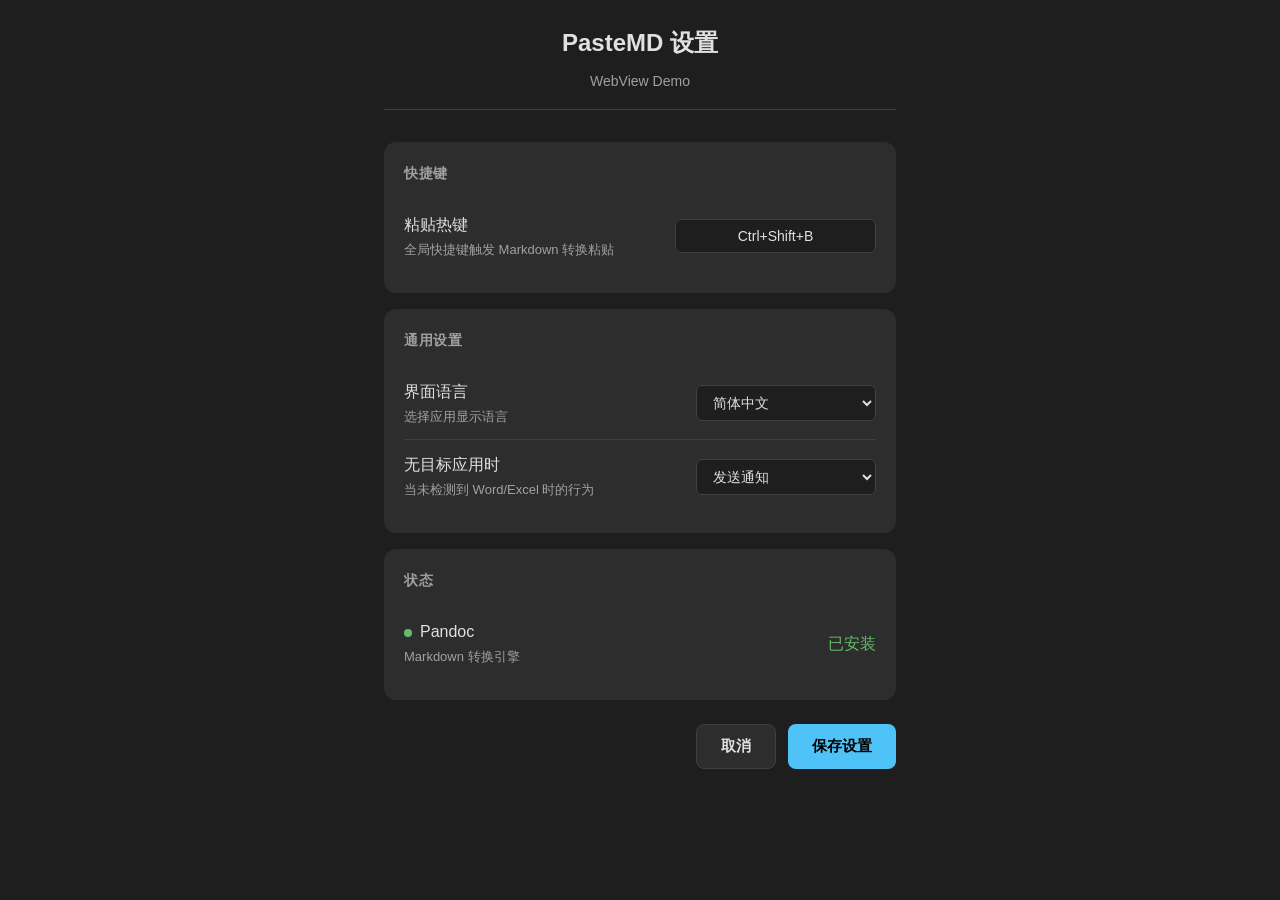
<file: web/index.html>
<!DOCTYPE html>
<html lang="zh-CN">
<head>
    <meta charset="UTF-8">
    <meta name="viewport" content="width=device-width, initial-scale=1.0">
    <title>PasteMD 设置</title>
    <style>
        :root {
            --bg-primary: #1e1e1e;
            --bg-secondary: #2d2d2d;
            --bg-hover: #3d3d3d;
            --text-primary: #e0e0e0;
            --text-secondary: #a0a0a0;
            --accent: #4fc3f7;
            --accent-hover: #29b6f6;
            --border: #404040;
            --success: #66bb6a;
            --warning: #ffa726;
        }

        * {
            margin: 0;
            padding: 0;
            box-sizing: border-box;
        }

        body {
            font-family: -apple-system, BlinkMacSystemFont, "Segoe UI", Roboto, "Helvetica Neue", Arial, sans-serif;
            background-color: var(--bg-primary);
            color: var(--text-primary);
            line-height: 1.6;
            min-height: 100vh;
        }

        .container {
            max-width: 560px;
            margin: 0 auto;
            padding: 24px;
        }

        header {
            text-align: center;
            margin-bottom: 32px;
            padding-bottom: 16px;
            border-bottom: 1px solid var(--border);
        }

        header h1 {
            font-size: 24px;
            font-weight: 600;
            margin-bottom: 8px;
        }

        header .version {
            color: var(--text-secondary);
            font-size: 14px;
        }

        .section {
            background: var(--bg-secondary);
            border-radius: 12px;
            padding: 20px;
            margin-bottom: 16px;
        }

        .section-title {
            font-size: 14px;
            font-weight: 600;
            color: var(--text-secondary);
            text-transform: uppercase;
            letter-spacing: 0.5px;
            margin-bottom: 16px;
        }

        .setting-item {
            display: flex;
            justify-content: space-between;
            align-items: center;
            padding: 12px 0;
            border-bottom: 1px solid var(--border);
        }

        .setting-item:last-child {
            border-bottom: none;
        }

        .setting-label {
            display: flex;
            flex-direction: column;
        }

        .setting-label .title {
            font-weight: 500;
        }

        .setting-label .desc {
            font-size: 13px;
            color: var(--text-secondary);
            margin-top: 2px;
        }

        input[type="text"], select {
            background: var(--bg-primary);
            border: 1px solid var(--border);
            border-radius: 6px;
            padding: 8px 12px;
            color: var(--text-primary);
            font-size: 14px;
            min-width: 180px;
        }

        input[type="text"]:focus, select:focus {
            outline: none;
            border-color: var(--accent);
        }

        .hotkey-input {
            cursor: pointer;
            text-align: center;
        }

        .hotkey-input.recording {
            border-color: var(--warning);
            animation: pulse 1s infinite;
        }

        @keyframes pulse {
            0%, 100% { opacity: 1; }
            50% { opacity: 0.6; }
        }

        .btn {
            background: var(--accent);
            color: #000;
            border: none;
            border-radius: 8px;
            padding: 12px 24px;
            font-size: 15px;
            font-weight: 600;
            cursor: pointer;
            transition: background 0.2s;
        }

        .btn:hover {
            background: var(--accent-hover);
        }

        .btn-secondary {
            background: var(--bg-secondary);
            color: var(--text-primary);
            border: 1px solid var(--border);
        }

        .btn-secondary:hover {
            background: var(--bg-hover);
        }

        .actions {
            display: flex;
            gap: 12px;
            justify-content: flex-end;
            margin-top: 24px;
        }

        .toast {
            position: fixed;
            bottom: 24px;
            left: 50%;
            transform: translateX(-50%) translateY(100px);
            background: var(--success);
            color: #000;
            padding: 12px 24px;
            border-radius: 8px;
            font-weight: 500;
            opacity: 0;
            transition: all 0.3s ease;
        }

        .toast.show {
            transform: translateX(-50%) translateY(0);
            opacity: 1;
        }

        /* 状态指示器 */
        .status-dot {
            width: 8px;
            height: 8px;
            border-radius: 50%;
            background: var(--success);
            display: inline-block;
            margin-right: 8px;
        }
    </style>
</head>
<body>
    <div class="container">
        <header>
            <h1>PasteMD 设置</h1>
            <div class="version" id="version">WebView Demo</div>
        </header>

        <div class="section">
            <div class="section-title">快捷键</div>
            <div class="setting-item">
                <div class="setting-label">
                    <span class="title">粘贴热键</span>
                    <span class="desc">全局快捷键触发 Markdown 转换粘贴</span>
                </div>
                <input type="text" id="hotkey" class="hotkey-input" readonly value="Ctrl+Shift+B"
                       onclick="startRecording()" placeholder="点击录制...">
            </div>
        </div>

        <div class="section">
            <div class="section-title">通用设置</div>
            <div class="setting-item">
                <div class="setting-label">
                    <span class="title">界面语言</span>
                    <span class="desc">选择应用显示语言</span>
                </div>
                <select id="language">
                    <option value="zh-CN">简体中文</option>
                    <option value="en-US">English</option>
                    <option value="ja-JP">日本語</option>
                </select>
            </div>
            <div class="setting-item">
                <div class="setting-label">
                    <span class="title">无目标应用时</span>
                    <span class="desc">当未检测到 Word/Excel 时的行为</span>
                </div>
                <select id="noAppAction">
                    <option value="notify">发送通知</option>
                    <option value="silent">静默忽略</option>
                    <option value="clipboard">仅转换到剪贴板</option>
                </select>
            </div>
        </div>

        <div class="section">
            <div class="section-title">状态</div>
            <div class="setting-item">
                <div class="setting-label">
                    <span class="title"><span class="status-dot"></span>Pandoc</span>
                    <span class="desc">Markdown 转换引擎</span>
                </div>
                <span style="color: var(--success);">已安装</span>
            </div>
        </div>

        <div class="actions">
            <button class="btn btn-secondary" onclick="closeWindow()">取消</button>
            <button class="btn" onclick="saveSettings()">保存设置</button>
        </div>
    </div>

    <div class="toast" id="toast">设置已保存</div>

    <script>
        let isRecording = false;

        // 页面加载时获取设置
        window.addEventListener('pywebviewready', async () => {
            console.log('pywebview ready!');

            // 获取版本
            const version = await window.pywebview.api.get_version();
            document.getElementById('version').textContent = version;

            // 获取设置
            const settingsJson = await window.pywebview.api.get_settings();
            const settings = JSON.parse(settingsJson);

            document.getElementById('hotkey').value = settings.hotkey || 'Ctrl+Shift+B';
            document.getElementById('language').value = settings.language || 'zh-CN';
            document.getElementById('noAppAction').value = settings.no_app_action || 'notify';
        });

        // 保存设置
        async function saveSettings() {
            const settings = {
                hotkey: document.getElementById('hotkey').value,
                language: document.getElementById('language').value,
                no_app_action: document.getElementById('noAppAction').value
            };

            if (window.pywebview) {
                const result = await window.pywebview.api.save_settings(JSON.stringify(settings));
                const response = JSON.parse(result);
                showToast(response.message);
            } else {
                console.log('Settings:', settings);
                showToast('设置已保存 (Demo)');
            }
        }

        // 关闭窗口
        async function closeWindow() {
            if (window.pywebview) {
                await window.pywebview.api.close_window();
            } else {
                window.close();
            }
        }

        // 热键录制 (简化版)
        function startRecording() {
            const input = document.getElementById('hotkey');
            if (isRecording) return;

            isRecording = true;
            input.classList.add('recording');
            input.value = '按下快捷键...';

            const handler = (e) => {
                e.preventDefault();

                const parts = [];
                if (e.ctrlKey) parts.push('Ctrl');
                if (e.shiftKey) parts.push('Shift');
                if (e.altKey) parts.push('Alt');
                if (e.metaKey) parts.push('Meta');

                const key = e.key.toUpperCase();
                if (!['CONTROL', 'SHIFT', 'ALT', 'META'].includes(key)) {
                    parts.push(key);
                    input.value = parts.join('+');
                    input.classList.remove('recording');
                    isRecording = false;
                    document.removeEventListener('keydown', handler);
                }
            };

            document.addEventListener('keydown', handler);
        }

        // Toast 提示
        function showToast(message) {
            const toast = document.getElementById('toast');
            toast.textContent = message;
            toast.classList.add('show');
            setTimeout(() => toast.classList.remove('show'), 2000);
        }
    </script>
</body>
</html>
</file>
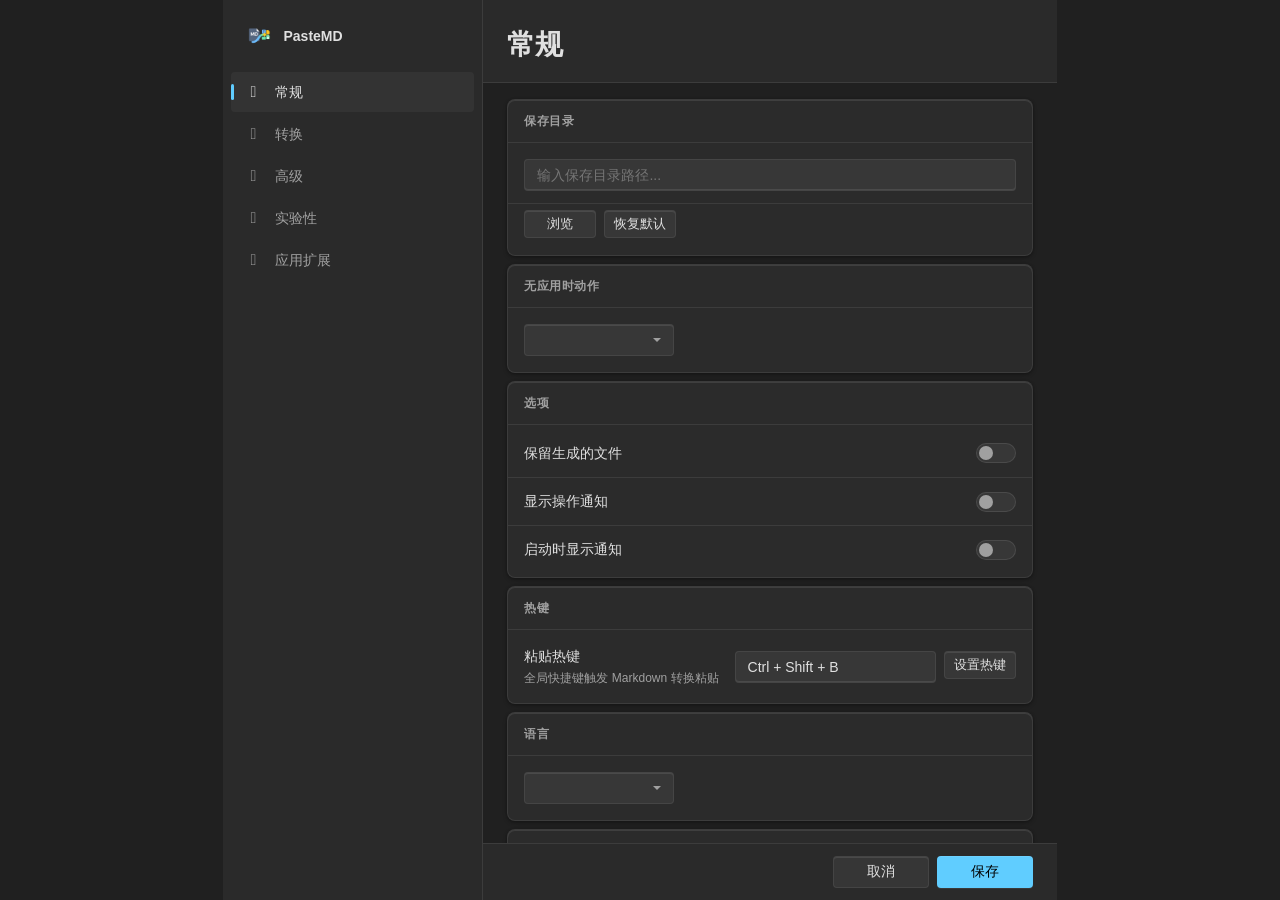
<file: pastemd/presentation/webview/assets/index.html>
<!DOCTYPE html>
<html lang="zh-CN">
<head>
    <meta charset="UTF-8">
    <meta name="viewport" content="width=device-width, initial-scale=1.0">
    <title data-i18n="settings.dialog.title">PasteMD 设置</title>
    <link rel="stylesheet" href="css/theme.css">
    <link rel="stylesheet" href="css/base.css">
    <link rel="stylesheet" href="css/components.css">
    <link rel="stylesheet" href="css/platform.css">
    <style>
        /* Segoe Fluent Icons 字体引用 */
        @font-face {
            font-family: "Segoe Fluent Icons";
            src: local("Segoe Fluent Icons"), local("Segoe MDL2 Assets");
        }
    </style>
</head>
<body class="loading">
    <div class="app">
        <!-- 侧边栏导航 -->
        <nav class="sidebar">
            <div class="sidebar-header">
                <img src="images/logo.png" alt="PasteMD" class="app-logo">
                <span class="app-title">PasteMD</span>
            </div>
            <ul class="nav-list">
                <li class="nav-item active" data-tab="general">
                    <span class="nav-icon">&#xE713;</span>
                    <span class="nav-label" data-i18n="settings.tab.general">常规</span>
                </li>
                <li class="nav-item" data-tab="conversion">
                    <span class="nav-icon">&#xE8E5;</span>
                    <span class="nav-label" data-i18n="settings.tab.conversion">转换</span>
                </li>
                <li class="nav-item" data-tab="advanced">
                    <span class="nav-icon">&#xE90F;</span>
                    <span class="nav-label" data-i18n="settings.tab.advanced">高级</span>
                </li>
                <li class="nav-item" data-tab="experimental">
                    <span class="nav-icon">&#xE7C1;</span>
                    <span class="nav-label" data-i18n="settings.tab.experimental">实验性</span>
                </li>
                <li class="nav-item" data-tab="extensions">
                    <span class="nav-icon">&#xE74C;</span>
                    <span class="nav-label" data-i18n="settings.tab.extensions">应用扩展</span>
                </li>
                <li class="nav-item macos-only" data-tab="permissions">
                    <span class="nav-icon">&#xE8D7;</span>
                    <span class="nav-label" data-i18n="settings.tab.permissions">权限</span>
                </li>
            </ul>
        </nav>

        <!-- 主内容区 -->
        <main class="content">
            <header class="content-header">
                <h1 class="page-title" data-i18n="settings.tab.general">常规</h1>
            </header>

            <div class="content-body">
                <!-- 常规设置 -->
                <section id="panel-general" class="panel active">
                    <div class="card">
                        <div class="card-header">
                            <h3 class="card-title" data-i18n="settings.general.save_dir">保存目录</h3>
                        </div>
                        <div class="card-body">
                            <div class="setting-row">
                                <div class="setting-info">
                                    <input type="text" id="save-dir" placeholder="输入保存目录路径...">
                                </div>
                            </div>
                            <div class="setting-row setting-row-buttons">
                                <div class="btn-group">
                                    <button class="btn btn-secondary btn-sm" onclick="browseSaveDir()" data-i18n="settings.general.browse">浏览</button>
                                    <button class="btn btn-secondary btn-sm" onclick="restoreDefaultSaveDir()" data-i18n="settings.general.restore_default">恢复默认</button>
                                </div>
                            </div>
                        </div>
                    </div>

                    <div class="card">
                        <div class="card-header">
                            <h3 class="card-title" data-i18n="settings.general.no_app_action">无应用时动作</h3>
                        </div>
                        <div class="card-body">
                            <div class="setting-row">
                                <select id="no-app-action">
                                    <!-- 动态填充 -->
                                </select>
                            </div>
                        </div>
                    </div>

                    <div class="card">
                        <div class="card-header">
                            <h3 class="card-title" data-i18n="settings.general.options">选项</h3>
                        </div>
                        <div class="card-body">
                            <div class="setting-row">
                                <div class="setting-info">
                                    <span class="setting-label" data-i18n="settings.general.keep_file">保留生成的文件</span>
                                </div>
                                <label class="toggle">
                                    <input type="checkbox" class="toggle-input" id="keep-file">
                                    <span class="toggle-track"><span class="toggle-thumb"></span></span>
                                </label>
                            </div>
                            <div class="setting-row">
                                <div class="setting-info">
                                    <span class="setting-label" data-i18n="settings.general.notify">显示操作通知</span>
                                </div>
                                <label class="toggle">
                                    <input type="checkbox" class="toggle-input" id="notify">
                                    <span class="toggle-track"><span class="toggle-thumb"></span></span>
                                </label>
                            </div>
                            <div class="setting-row">
                                <div class="setting-info">
                                    <span class="setting-label" data-i18n="settings.general.startup_notify">启动时显示通知</span>
                                </div>
                                <label class="toggle">
                                    <input type="checkbox" class="toggle-input" id="startup-notify">
                                    <span class="toggle-track"><span class="toggle-thumb"></span></span>
                                </label>
                            </div>
                            <div class="setting-row windows-only">
                                <div class="setting-info">
                                    <span class="setting-label" data-i18n="settings.general.move_cursor">插入后移动光标到末尾</span>
                                </div>
                                <label class="toggle">
                                    <input type="checkbox" class="toggle-input" id="move-cursor">
                                    <span class="toggle-track"><span class="toggle-thumb"></span></span>
                                </label>
                            </div>
                        </div>
                    </div>

                    <div class="card">
                        <div class="card-header">
                            <h3 class="card-title" data-i18n="settings.general.hotkey">热键</h3>
                        </div>
                        <div class="card-body">
                            <div class="setting-row">
                                <div class="setting-info">
                                    <span class="setting-label" data-i18n="settings.general.hotkey_title">粘贴热键</span>
                                    <span class="setting-description" data-i18n="settings.general.hotkey_desc">全局快捷键触发 Markdown 转换粘贴</span>
                                </div>
                                <div class="setting-control">
                                    <div class="input-group">
                                        <input type="text" id="hotkey-display" class="hotkey-display" readonly value="Ctrl + Shift + B">
                                        <button class="btn btn-secondary btn-sm" onclick="openHotkeyModal()" data-i18n="settings.general.set_hotkey">设置热键</button>
                                    </div>
                                </div>
                            </div>
                        </div>
                    </div>

                    <div class="card">
                        <div class="card-header">
                            <h3 class="card-title" data-i18n="settings.general.language">语言</h3>
                        </div>
                        <div class="card-body">
                            <div class="setting-row">
                                <select id="language">
                                    <!-- 动态填充 -->
                                </select>
                            </div>
                        </div>
                    </div>

                    <div class="card">
                        <div class="card-header">
                            <h3 class="card-title" data-i18n="settings.general.theme">主题</h3>
                        </div>
                        <div class="card-body">
                            <div class="setting-row">
                                <select id="theme">
                                    <!-- 动态填充 -->
                                </select>
                            </div>
                        </div>
                    </div>
                </section>

                <!-- 转换设置 -->
                <section id="panel-conversion" class="panel">
                    <div class="card">
                        <div class="card-header">
                            <h3 class="card-title" data-i18n="settings.conversion.pandoc_path">Pandoc 路径</h3>
                        </div>
                        <div class="card-body">
                            <div class="setting-row">
                                <div class="setting-info">
                                    <input type="text" id="pandoc-path" placeholder="pandoc">
                                </div>
                            </div>
                            <div class="setting-row setting-row-buttons">
                                <div class="btn-group">
                                    <button class="btn btn-secondary btn-sm" onclick="browsePandocPath()" data-i18n="settings.general.browse">浏览</button>
                                    <button class="btn btn-secondary btn-sm" onclick="restoreDefaultPandocPath()" data-i18n="settings.general.restore_default">恢复默认</button>
                                </div>
                            </div>
                        </div>
                    </div>

                    <div class="card">
                        <div class="card-header">
                            <h3 class="card-title" data-i18n="settings.conversion.reference_docx">参考文档</h3>
                        </div>
                        <div class="card-body">
                            <div class="setting-row">
                                <div class="setting-info">
                                    <input type="text" id="reference-docx" data-i18n-placeholder="settings.conversion.reference_docx_placeholder" placeholder="可选：用于设置样式的参考 .docx 文件">
                                </div>
                            </div>
                            <div class="setting-row setting-row-buttons">
                                <div class="btn-group">
                                    <button class="btn btn-secondary btn-sm" onclick="browseRefDocx()" data-i18n="settings.general.browse">浏览</button>
                                    <button class="btn btn-secondary btn-sm" onclick="clearRefDocx()" data-i18n="settings.general.clear">清除</button>
                                </div>
                            </div>
                        </div>
                    </div>

                    <div class="card">
                        <div class="card-header">
                            <h3 class="card-title" data-i18n="settings.conversion.pandoc_filters">Pandoc Filters</h3>
                        </div>
                        <div class="card-body">
                            <div class="setting-row setting-row-column">
                                <div class="note mb-sm">
                                    <a href="https://github.com/jgm/pandoc/wiki/Pandoc-Filters" target="_blank">Pandoc Filters Wiki</a> |
                                    <a href="https://pandoc.org/lua-filters.html" target="_blank">Lua Filters</a>
                                </div>
                                <div class="d-flex gap-md">
                                    <div id="filters-list" class="list flex-1 min-h-120">
                                        <div class="list-empty" data-i18n="settings.conversion.no_filters">无 Filter</div>
                                    </div>
                                    <div class="btn-group flex-column">
                                        <button class="btn btn-secondary btn-sm" onclick="addFilter()" data-i18n="settings.conversion.add_filter">添加</button>
                                        <button class="btn btn-secondary btn-sm" id="filter-remove-btn" disabled onclick="removeFilter()" data-i18n="settings.conversion.remove_filter">移除</button>
                                        <button class="btn btn-secondary btn-sm" id="filter-up-btn" disabled onclick="moveFilterUp()" data-i18n="settings.conversion.move_up">上移</button>
                                        <button class="btn btn-secondary btn-sm" id="filter-down-btn" disabled onclick="moveFilterDown()" data-i18n="settings.conversion.move_down">下移</button>
                                    </div>
                                </div>
                                <div class="note mt-sm" data-i18n="settings.conversion.pandoc_filters_note">Filters 按顺序执行，支持 Lua 脚本和可执行文件</div>
                            </div>
                        </div>
                    </div>

                    <div class="card">
                        <div class="card-header">
                            <h3 class="card-title" data-i18n="settings.conversion.html_formatting">HTML 格式化</h3>
                        </div>
                        <div class="card-body">
                            <div class="setting-row">
                                <div class="setting-info">
                                    <span class="setting-label" data-i18n="settings.conversion.strikethrough">删除线转换为 &lt;del&gt; 标签</span>
                                </div>
                                <label class="toggle">
                                    <input type="checkbox" class="toggle-input" id="strikethrough-to-del" checked>
                                    <span class="toggle-track"><span class="toggle-thumb"></span></span>
                                </label>
                            </div>
                        </div>
                    </div>

                    <div class="card">
                        <div class="card-header">
                            <h3 class="card-title" data-i18n="settings.conversion.first_paragraph_heading">首段缩进</h3>
                        </div>
                        <div class="card-body">
                            <div class="setting-row">
                                <div class="setting-info">
                                    <span class="setting-label" data-i18n="settings.conversion.md_indent">Markdown 转换时禁用首段缩进</span>
                                </div>
                                <label class="toggle">
                                    <input type="checkbox" class="toggle-input" id="md-disable-indent" checked>
                                    <span class="toggle-track"><span class="toggle-thumb"></span></span>
                                </label>
                            </div>
                            <div class="setting-row">
                                <div class="setting-info">
                                    <span class="setting-label" data-i18n="settings.conversion.html_indent">HTML 转换时禁用首段缩进</span>
                                </div>
                                <label class="toggle">
                                    <input type="checkbox" class="toggle-input" id="html-disable-indent" checked>
                                    <span class="toggle-track"><span class="toggle-thumb"></span></span>
                                </label>
                            </div>
                        </div>
                    </div>
                </section>

                <!-- 高级设置 -->
                <section id="panel-advanced" class="panel">
                    <div class="card">
                        <div class="card-header">
                            <h3 class="card-title" data-i18n="settings.advanced.excel_options">Excel 选项</h3>
                        </div>
                        <div class="card-body">
                            <div class="setting-row">
                                <div class="setting-info">
                                    <span class="setting-label" data-i18n="settings.advanced.excel_enable">启用 Excel 表格插入</span>
                                </div>
                                <label class="toggle">
                                    <input type="checkbox" class="toggle-input" id="enable-excel" checked>
                                    <span class="toggle-track"><span class="toggle-thumb"></span></span>
                                </label>
                            </div>
                            <div class="setting-row">
                                <div class="setting-info">
                                    <span class="setting-label" data-i18n="settings.advanced.excel_format">保留 Excel 格式</span>
                                </div>
                                <label class="toggle">
                                    <input type="checkbox" class="toggle-input" id="excel-keep-format" checked>
                                    <span class="toggle-track"><span class="toggle-thumb"></span></span>
                                </label>
                            </div>
                        </div>
                    </div>

                    <div class="card">
                        <div class="card-header">
                            <h3 class="card-title" data-i18n="settings.advanced.debug_options">开发者选项</h3>
                        </div>
                        <div class="card-body">
                            <div class="setting-row">
                                <div class="setting-info">
                                    <span class="setting-label" data-i18n="settings.advanced.debug_mode">启用调试模式</span>
                                    <span class="setting-description" data-i18n="settings.advanced.debug_mode_note">启用后将开启开发者工具和控制台日志（需重启生效）</span>
                                </div>
                                <label class="toggle">
                                    <input type="checkbox" class="toggle-input" id="debug-mode">
                                    <span class="toggle-track"><span class="toggle-thumb"></span></span>
                                </label>
                            </div>
                        </div>
                    </div>
                </section>

                <!-- 实验性功能 -->
                <section id="panel-experimental" class="panel">
                    <div class="card">
                        <div class="card-header">
                            <h3 class="card-title" data-i18n="settings.experimental.formula_processing">公式处理</h3>
                        </div>
                        <div class="card-body">
                            <div class="setting-row">
                                <div class="setting-info">
                                    <span class="setting-label" data-i18n="settings.conversion.keep_formula">保留原始公式格式</span>
                                </div>
                                <label class="toggle">
                                    <input type="checkbox" class="toggle-input" id="keep-formula">
                                    <span class="toggle-track"><span class="toggle-thumb"></span></span>
                                </label>
                            </div>
                            <div class="setting-row">
                                <div class="setting-info">
                                    <span class="setting-label" data-i18n="settings.conversion.enable_latex_replacements">启用 LaTeX 自动替换</span>
                                    <span class="setting-description" data-i18n="settings.conversion.latex_replacements_note">自动将常见 LaTeX 命令转换为 Word 兼容格式</span>
                                </div>
                                <label class="toggle">
                                    <input type="checkbox" class="toggle-input" id="enable-latex-replacements" checked>
                                    <span class="toggle-track"><span class="toggle-thumb"></span></span>
                                </label>
                            </div>
                            <div class="setting-row">
                                <div class="setting-info">
                                    <span class="setting-label" data-i18n="settings.conversion.fix_single_dollar_block">修复单行 $ 块级公式</span>
                                    <span class="setting-description" data-i18n="settings.conversion.fix_single_dollar_block_note">将独立行的 $...$ 公式转换为块级公式</span>
                                </div>
                                <label class="toggle">
                                    <input type="checkbox" class="toggle-input" id="fix-single-dollar-block" checked>
                                    <span class="toggle-track"><span class="toggle-thumb"></span></span>
                                </label>
                            </div>
                        </div>
                    </div>

                    <div class="card">
                        <div class="card-header">
                            <h3 class="card-title" data-i18n="settings.conversion.pandoc_request_headers">Pandoc 请求头</h3>
                        </div>
                        <div class="card-body">
                            <div class="setting-row">
                                <div class="setting-info">
                                    <span class="setting-label" data-i18n="settings.conversion.pandoc_request_headers_enable">启用自定义请求头</span>
                                </div>
                                <label class="toggle">
                                    <input type="checkbox" class="toggle-input" id="enable-request-headers" onchange="toggleRequestHeadersState()">
                                    <span class="toggle-track"><span class="toggle-thumb"></span></span>
                                </label>
                            </div>
                            <div class="setting-row setting-row-column">
                                <textarea id="request-headers" rows="4" data-i18n-placeholder="settings.conversion.pandoc_request_headers_placeholder" placeholder="每行一个请求头，格式：Header-Name: value" disabled></textarea>
                                <div class="note mt-sm" data-i18n="settings.conversion.pandoc_request_headers_note">下载远程图片等资源时附加的 HTTP 请求头</div>
                                <button class="btn btn-secondary btn-sm mt-sm" onclick="fillRequestHeadersExample()" data-i18n="settings.conversion.pandoc_request_headers_fill_example">填入示例</button>
                            </div>
                        </div>
                    </div>
                </section>

                <!-- 应用扩展 -->
                <section id="panel-extensions" class="panel">
                    <div class="card">
                        <div class="card-body">
                            <p class="text-secondary" data-i18n="settings.extensions.description">
                                注：可在此配置扩展不同需求的粘贴。双击应用可编辑窗口名称匹配规则，为空则匹配所有窗口。
                            </p>
                        </div>
                    </div>

                    <!-- HTML 粘贴工作流 -->
                    <div class="card extension-section" data-workflow="html">
                        <div class="card-header">
                            <h3 class="card-title" data-i18n="settings.extensions.html_title">HTML 粘贴</h3>
                        </div>
                        <div class="card-body">
                            <div class="setting-row">
                                <div class="setting-info">
                                    <span class="setting-label" data-i18n="settings.extensions.html_enable">启用 HTML 格式粘贴</span>
                                </div>
                                <label class="toggle">
                                    <input type="checkbox" class="toggle-input" id="ext-html-enabled">
                                    <span class="toggle-track"><span class="toggle-thumb"></span></span>
                                </label>
                            </div>
                            <div class="setting-row ml-md">
                                <div class="setting-info">
                                    <span class="setting-label" data-i18n="settings.extensions.keep_latex">保持 $...$ 公式格式（不转换为 MathML）</span>
                                </div>
                                <label class="toggle">
                                    <input type="checkbox" class="toggle-input" id="ext-html-keep-latex">
                                    <span class="toggle-track"><span class="toggle-thumb"></span></span>
                                </label>
                            </div>
                            <div class="setting-row setting-row-column">
                                <div class="section-subtitle" data-i18n="settings.extensions.app_list">目标应用</div>
                                <div class="d-flex gap-md">
                                    <div id="ext-html-apps" class="list flex-1 min-h-80">
                                        <div class="list-empty" data-i18n="settings.extensions.no_apps">无应用</div>
                                    </div>
                                    <div class="btn-group flex-column">
                                        <button class="btn btn-secondary btn-sm" onclick="extensionsManager.addApp('html')" data-i18n="settings.extensions.select_app">选择应用</button>
                                        <button class="btn btn-secondary btn-sm" id="ext-html-remove-btn" disabled onclick="extensionsManager.removeApp('html')" data-i18n="settings.conversion.remove_filter">移除</button>
                                    </div>
                                </div>
                            </div>
                        </div>
                    </div>

                    <!-- Markdown 粘贴工作流 -->
                    <div class="card extension-section" data-workflow="md">
                        <div class="card-header">
                            <h3 class="card-title" data-i18n="settings.extensions.md_title">Markdown 粘贴</h3>
                        </div>
                        <div class="card-body">
                            <div class="setting-row">
                                <div class="setting-info">
                                    <span class="setting-label" data-i18n="settings.extensions.md_enable">启用 Markdown 纯文本粘贴</span>
                                </div>
                                <label class="toggle">
                                    <input type="checkbox" class="toggle-input" id="ext-md-enabled">
                                    <span class="toggle-track"><span class="toggle-thumb"></span></span>
                                </label>
                            </div>
                            <div class="setting-row setting-row-column">
                                <div class="section-subtitle" data-i18n="settings.extensions.app_list">目标应用</div>
                                <div class="d-flex gap-md">
                                    <div id="ext-md-apps" class="list flex-1 min-h-80">
                                        <div class="list-empty" data-i18n="settings.extensions.no_apps">无应用</div>
                                    </div>
                                    <div class="btn-group flex-column">
                                        <button class="btn btn-secondary btn-sm" onclick="extensionsManager.addApp('md')" data-i18n="settings.extensions.select_app">选择应用</button>
                                        <button class="btn btn-secondary btn-sm" id="ext-md-remove-btn" disabled onclick="extensionsManager.removeApp('md')" data-i18n="settings.conversion.remove_filter">移除</button>
                                    </div>
                                </div>
                            </div>
                        </div>
                    </div>

                    <!-- LaTeX 粘贴工作流 -->
                    <div class="card extension-section" data-workflow="latex">
                        <div class="card-header">
                            <h3 class="card-title" data-i18n="settings.extensions.latex_title">LaTeX 粘贴</h3>
                        </div>
                        <div class="card-body">
                            <div class="setting-row">
                                <div class="setting-info">
                                    <span class="setting-label" data-i18n="settings.extensions.latex_enable">启用 LaTeX 粘贴</span>
                                </div>
                                <label class="toggle">
                                    <input type="checkbox" class="toggle-input" id="ext-latex-enabled">
                                    <span class="toggle-track"><span class="toggle-thumb"></span></span>
                                </label>
                            </div>
                            <div class="setting-row setting-row-column">
                                <div class="section-subtitle" data-i18n="settings.extensions.app_list">目标应用</div>
                                <div class="d-flex gap-md">
                                    <div id="ext-latex-apps" class="list flex-1 min-h-80">
                                        <div class="list-empty" data-i18n="settings.extensions.no_apps">无应用</div>
                                    </div>
                                    <div class="btn-group flex-column">
                                        <button class="btn btn-secondary btn-sm" onclick="extensionsManager.addApp('latex')" data-i18n="settings.extensions.select_app">选择应用</button>
                                        <button class="btn btn-secondary btn-sm" id="ext-latex-remove-btn" disabled onclick="extensionsManager.removeApp('latex')" data-i18n="settings.conversion.remove_filter">移除</button>
                                    </div>
                                </div>
                            </div>
                        </div>
                    </div>

                    <!-- 文件粘贴工作流 -->
                    <div class="card extension-section" data-workflow="file">
                        <div class="card-header">
                            <h3 class="card-title" data-i18n="settings.extensions.file_title">文件粘贴</h3>
                        </div>
                        <div class="card-body">
                            <div class="setting-row">
                                <div class="setting-info">
                                    <span class="setting-label" data-i18n="settings.extensions.file_enable">启用文件粘贴</span>
                                </div>
                                <label class="toggle">
                                    <input type="checkbox" class="toggle-input" id="ext-file-enabled">
                                    <span class="toggle-track"><span class="toggle-thumb"></span></span>
                                </label>
                            </div>
                            <div class="setting-row setting-row-column">
                                <div class="section-subtitle" data-i18n="settings.extensions.app_list">目标应用</div>
                                <div class="d-flex gap-md">
                                    <div id="ext-file-apps" class="list flex-1 min-h-80">
                                        <div class="list-empty" data-i18n="settings.extensions.no_apps">无应用</div>
                                    </div>
                                    <div class="btn-group flex-column">
                                        <button class="btn btn-secondary btn-sm" onclick="extensionsManager.addApp('file')" data-i18n="settings.extensions.select_app">选择应用</button>
                                        <button class="btn btn-secondary btn-sm" id="ext-file-remove-btn" disabled onclick="extensionsManager.removeApp('file')" data-i18n="settings.conversion.remove_filter">移除</button>
                                    </div>
                                </div>
                            </div>
                        </div>
                    </div>
                </section>

                <!-- macOS 权限 -->
                <section id="panel-permissions" class="panel macos-only">
                    <div class="card">
                        <div class="card-body">
                            <p id="permissions-intro" class="text-secondary" data-i18n="settings.permissions.intro">
                                PasteMD 需要以下系统权限才能正常工作。请点击"打开设置"按钮授予相应权限。
                            </p>
                            <p id="permissions-hint" class="text-sm text-muted mt-sm" data-i18n="settings.permissions.add_hint">
                                提示：如果看不到 PasteMD，请点击"+"按钮手动添加。
                            </p>
                        </div>
                    </div>

                    <div id="permissions-list">
                        <!-- 辅助功能 -->
                        <div class="card permission-card" data-permission="accessibility">
                            <div class="card-body">
                                <div class="permission-header">
                                    <span class="permission-title" data-i18n="settings.permissions.accessibility.title">
                                        <span class="status-dot unknown"></span>
                                        辅助功能
                                    </span>
                                    <span class="permission-status text-muted" data-i18n="settings.permissions.status.checking">检查中...</span>
                                </div>
                                <div class="permission-desc" data-i18n="settings.permissions.accessibility.desc">用于模拟键盘输入和控制其他应用程序</div>
                                <div class="permission-actions">
                                    <button class="btn btn-secondary btn-sm btn-request d-none" onclick="permissionsManager.requestPermission('accessibility')" data-i18n="settings.permissions.request_access">请求权限</button>
                                    <button class="btn btn-secondary btn-sm" onclick="permissionsManager.openSettings('accessibility')" data-i18n="settings.permissions.open_settings">打开设置</button>
                                </div>
                            </div>
                        </div>

                        <!-- 屏幕录制 -->
                        <div class="card permission-card" data-permission="screen_recording">
                            <div class="card-body">
                                <div class="permission-header">
                                    <span class="permission-title" data-i18n="settings.permissions.screen_recording.title">
                                        <span class="status-dot unknown"></span>
                                        屏幕录制
                                    </span>
                                    <span class="permission-status text-muted" data-i18n="settings.permissions.status.checking">检查中...</span>
                                </div>
                                <div class="permission-desc" data-i18n="settings.permissions.screen_recording.desc">用于检测当前活跃的应用程序窗口</div>
                                <div class="permission-actions">
                                    <button class="btn btn-secondary btn-sm btn-request d-none" onclick="permissionsManager.requestPermission('screen_recording')" data-i18n="settings.permissions.request_access">请求权限</button>
                                    <button class="btn btn-secondary btn-sm" onclick="permissionsManager.openSettings('screen_recording')" data-i18n="settings.permissions.open_settings">打开设置</button>
                                </div>
                            </div>
                        </div>

                        <!-- 输入监控 -->
                        <div class="card permission-card" data-permission="input_monitoring">
                            <div class="card-body">
                                <div class="permission-header">
                                    <span class="permission-title" data-i18n="settings.permissions.input_monitoring.title">
                                        <span class="status-dot unknown"></span>
                                        输入监控
                                    </span>
                                    <span class="permission-status text-muted" data-i18n="settings.permissions.status.checking">检查中...</span>
                                </div>
                                <div class="permission-desc" data-i18n="settings.permissions.input_monitoring.desc">用于监听全局热键</div>
                                <div class="permission-actions">
                                    <button class="btn btn-secondary btn-sm btn-request d-none" onclick="permissionsManager.requestPermission('input_monitoring')" data-i18n="settings.permissions.request_access">请求权限</button>
                                    <button class="btn btn-secondary btn-sm" onclick="permissionsManager.openSettings('input_monitoring')" data-i18n="settings.permissions.open_settings">打开设置</button>
                                </div>
                            </div>
                        </div>

                        <!-- 自动化 -->
                        <div class="card permission-card" data-permission="automation">
                            <div class="card-body">
                                <div class="permission-header">
                                    <span class="permission-title" data-i18n="settings.permissions.automation.title">
                                        <span class="status-dot unknown"></span>
                                        自动化
                                    </span>
                                    <span class="permission-status text-muted" data-i18n="settings.permissions.status.checking">检查中...</span>
                                </div>
                                <div class="permission-desc" data-i18n="settings.permissions.automation.desc">用于控制 Microsoft Word 和 Excel</div>
                                <div class="permission-actions">
                                    <button class="btn btn-secondary btn-sm btn-request d-none" onclick="permissionsManager.requestPermission('automation')" data-i18n="settings.permissions.request_access">请求权限</button>
                                    <button class="btn btn-secondary btn-sm" onclick="permissionsManager.openSettings('automation')" data-i18n="settings.permissions.open_settings">打开设置</button>
                                </div>
                            </div>
                        </div>
                    </div>

                    <div class="card mt-sm">
                        <div class="card-body">
                            <button class="btn btn-secondary" onclick="permissionsManager.refresh()" data-i18n="settings.permissions.refresh">刷新状态</button>
                            <span id="last-checked" class="ml-md text-secondary text-sm" data-i18n="settings.permissions.last_checked">最后检查：--:--:--</span>
                        </div>
                    </div>
                </section>
            </div>

            <!-- 底部按钮栏 -->
            <footer class="content-footer">
                <button class="btn btn-secondary" onclick="closeWindow()" data-i18n="settings.buttons.cancel">取消</button>
                <button class="btn btn-primary" onclick="saveSettings()" data-i18n="settings.buttons.save">保存</button>
            </footer>
        </main>
    </div>

    <!-- 热键录制模态框 -->
    <div id="hotkey-modal" class="modal-overlay hidden" onclick="event.target === this && closeHotkeyModal()">
        <div class="modal">
            <div class="modal-header">
                <h2 class="modal-title" data-i18n="hotkey.dialog.title">设置热键</h2>
                <button class="modal-close" onclick="closeHotkeyModal()">&times;</button>
            </div>
            <div class="modal-body">
                <p class="mb-md" data-i18n="hotkey.dialog.instruction">点击"录制"按钮，然后按下您想要设置的快捷键组合。</p>

                <div class="setting-row">
                    <span data-i18n="hotkey.dialog.current_hotkey">当前热键：</span>
                    <span id="current-hotkey-display" class="font-bold text-primary">--</span>
                </div>

                <div class="setting-row setting-row-column mt-md">
                    <span data-i18n="hotkey.dialog.new_hotkey">新热键：</span>
                    <input type="text" id="hotkey-input" class="hotkey-input mt-sm" readonly data-i18n-placeholder="hotkey.dialog.input_placeholder" placeholder="点击录制...">
                </div>

                <div class="text-center mt-md">
                    <button class="btn btn-secondary" id="hotkey-record-btn" onclick="startHotkeyRecording()" data-i18n="hotkey.dialog.record_button">录制</button>
                </div>
            </div>
            <div class="modal-footer">
                <button class="btn btn-secondary" onclick="closeHotkeyModal()" data-i18n="hotkey.dialog.cancel_button">取消</button>
                <button class="btn btn-primary" id="hotkey-save-btn" disabled onclick="saveHotkey()" data-i18n="hotkey.dialog.save_button">保存</button>
            </div>
        </div>
    </div>

    <!-- 应用选择模态框 -->
    <div id="app-select-modal" class="modal-overlay hidden" onclick="event.target === this && extensionsManager.closeAppSelectModal()">
        <div class="modal modal-lg">
            <div class="modal-header">
                <h2 class="modal-title" data-i18n="settings.extensions.select_app">选择应用</h2>
                <button class="modal-close" onclick="extensionsManager.closeAppSelectModal()">&times;</button>
            </div>
            <div class="modal-body">
                <div id="app-select-loading" class="text-center py-md">
                    <span data-i18n="settings.permissions.status.checking">加载中...</span>
                </div>
                <div id="app-select-list" class="app-select-list hidden">
                    <!-- 动态填充运行中的应用列表 -->
                </div>
                <div id="app-select-empty" class="text-center py-md hidden">
                    <span class="text-muted" data-i18n="settings.extensions.no_running_apps">没有检测到正在运行的应用。</span>
                </div>
            </div>
            <div class="modal-footer">
                <button class="btn btn-secondary" onclick="extensionsManager.closeAppSelectModal()" data-i18n="settings.buttons.cancel">取消</button>
                <button class="btn btn-primary" id="app-select-confirm-btn" disabled onclick="extensionsManager.confirmAppSelection()" data-i18n="settings.buttons.select">选择</button>
            </div>
        </div>
    </div>

    <!-- 窗口模式编辑模态框 -->
    <div id="window-pattern-modal" class="modal-overlay hidden" onclick="event.target === this && extensionsManager.closeWindowPatternModal()">
        <div class="modal">
            <div class="modal-header">
                <h2 class="modal-title" data-i18n="settings.extensions.edit_window_pattern">编辑窗口名称匹配</h2>
                <button class="modal-close" onclick="extensionsManager.closeWindowPatternModal()">&times;</button>
            </div>
            <div class="modal-body">
                <div class="setting-row mb-md">
                    <span data-i18n="settings.extensions.app_name">应用名称：</span>
                    <span id="window-pattern-app-name" class="font-bold">--</span>
                </div>
                <div class="setting-row setting-row-column">
                    <label for="window-pattern-input" data-i18n="settings.extensions.window_pattern">窗口名称</label>
                    <textarea id="window-pattern-input" rows="4" data-i18n-placeholder="settings.extensions.window_pattern_hint" placeholder="可选正则表达式，用于匹配浏览器窗口标题（每行一个）"></textarea>
                </div>
            </div>
            <div class="modal-footer">
                <button class="btn btn-secondary" onclick="extensionsManager.closeWindowPatternModal()" data-i18n="settings.buttons.cancel">取消</button>
                <button class="btn btn-primary" onclick="extensionsManager.saveWindowPattern()" data-i18n="settings.buttons.save">保存</button>
            </div>
        </div>
    </div>

    <!-- Toast 通知 -->
    <div id="toast" class="toast"></div>

    <!-- JavaScript -->
    <script src="js/api.js"></script>
    <script src="js/platform.js"></script>
    <script src="js/i18n.js"></script>
    <script src="js/tabs.js"></script>
    <script src="js/hotkey.js"></script>
    <script src="js/permissions.js"></script>
    <script src="js/extensions.js"></script>
    <script src="js/main.js"></script>
</body>
</html>
</file>
<file: pastemd/presentation/webview/assets/css/theme.css>
/* PasteMD Settings - Theme Variables */
/* Fluent Design System for Windows 11 */
/* 基于 Fluent UI v9 官方规范 */

/* ==================== Fluent Design 通用令牌 ==================== */

:root {
    /* ===== Fluent Motion 动效系统 ===== */
    /* 时长 - 基于 WinUI 官方资源 */
    --motion-duration-ultra-fast: 50ms;   /* 微小变化 (颜色闪烁) */
    --motion-duration-faster: 83ms;       /* 极快 (文本颜色切换) */
    --motion-duration-fast: 167ms;        /* 快 (按钮悬停、选中) */
    --motion-duration-normal: 250ms;      /* 正常 (菜单展开) */
    --motion-duration-slow: 300ms;        /* 慢 (页面切换) */
    --motion-duration-slower: 500ms;      /* 极慢 (大面积布局) */

    /* 缓动曲线 - Fluent Motion 官方规范 */
    --motion-easing-standard: cubic-bezier(0.8, 0, 0, 1);     /* 屏幕内移动 */
    --motion-easing-accelerate: cubic-bezier(0.7, 0, 1, 0.5); /* 元素退出 */
    --motion-easing-decelerate: cubic-bezier(0.1, 0.9, 0.2, 1); /* 元素进入 */
    --motion-easing-linear: linear;
    --motion-easing-ease-out-back: cubic-bezier(0.34, 1.56, 0.64, 1); /* 弹性 */

    /* 保持兼容性的别名 */
    --ease-standard: var(--motion-easing-decelerate);
    --ease-accelerate: var(--motion-easing-accelerate);
    --ease-decelerate: var(--motion-easing-decelerate);
    --duration-fast: var(--motion-duration-faster);
    --duration-normal: var(--motion-duration-fast);
    --duration-slow: var(--motion-duration-normal);
    --duration-slower: var(--motion-duration-slow);

    /* ===== 间距令牌 (4px 网格) ===== */
    --space-xxs: 2px;
    --space-xs: 4px;
    --space-sm: 8px;
    --space-md: 12px;
    --space-lg: 16px;
    --space-xl: 24px;
    --space-xxl: 32px;

    /* Fluent UI v9 间距别名 */
    --spacingHorizontalNone: 0px;
    --spacingHorizontalXXS: 2px;
    --spacingHorizontalXS: 4px;
    --spacingHorizontalSNudge: 6px;
    --spacingHorizontalS: 8px;
    --spacingHorizontalMNudge: 10px;
    --spacingHorizontalM: 12px;
    --spacingHorizontalL: 16px;
    --spacingHorizontalXL: 20px;
    --spacingHorizontalXXL: 24px;

    /* ===== Fluent 圆角 ===== */
    --radius-control: 4px;   /* 控件 */
    --radius-card: 8px;      /* 卡片 */
    --radius-dialog: 12px;   /* 对话框 */
    --radius-full: 9999px;   /* 圆形 */

    /* Fluent UI v9 圆角别名 */
    --borderRadiusNone: 0;
    --borderRadiusSmall: 2px;
    --borderRadiusMedium: 4px;
    --borderRadiusLarge: 6px;
    --borderRadiusXLarge: 8px;
    --borderRadiusCircular: 9999px;
}

/* ==================== 深色主题 Fluent 令牌（默认） ==================== */
:root {
    /* ===== Fluent UI v9 颜色令牌别名 ===== */
    /* 背景 */
    --colorNeutralBackground1: var(--fill-solid-base);
    --colorNeutralBackground2: var(--fill-subtle-secondary);
    --colorNeutralBackground3: var(--fill-subtle-tertiary);
    --colorNeutralCardBackground: var(--fill-mica-card);
    --colorNeutralBackgroundAlpha: var(--bg-primary);

    /* 前景 */
    --colorNeutralForeground1: var(--text-primary);
    --colorNeutralForeground2: var(--text-secondary);
    --colorNeutralForeground3: var(--text-muted);
    --colorNeutralForegroundDisabled: var(--text-disabled);

    /* 品牌色 */
    --colorBrandBackground: var(--accent-default);
    --colorBrandBackgroundHover: var(--accent-secondary);
    --colorBrandBackgroundPressed: var(--accent-tertiary);

    /* 描边 */
    --colorNeutralStroke1: var(--stroke-control-default);
    --colorNeutralStrokeSubtle: var(--stroke-divider);
    --colorNeutralStrokeAccessible: var(--accent-default);

    /* 背景层级 */
    --fill-solid-base: #202020;
    --fill-mica-layer: rgba(255, 255, 255, 0.0419);
    --fill-mica-card: rgba(255, 255, 255, 0.0512);
    --fill-mica-card-alt: rgba(255, 255, 255, 0.0698);

    /* 控件填充 */
    --fill-control-default: rgba(255, 255, 255, 0.0605);
    --fill-control-secondary: rgba(255, 255, 255, 0.0837);
    --fill-control-tertiary: rgba(255, 255, 255, 0.0326);
    --fill-control-disabled: rgba(255, 255, 255, 0.0419);

    /* 悬停/按下 */
    --fill-subtle-secondary: rgba(255, 255, 255, 0.0605);
    --fill-subtle-tertiary: rgba(255, 255, 255, 0.0419);

    /* 边框 */
    --stroke-card-default: rgba(255, 255, 255, 0.0837);
    --stroke-control-default: rgba(255, 255, 255, 0.0698);
    --stroke-control-elevation: rgba(255, 255, 255, 0.093);
    --stroke-divider: rgba(255, 255, 255, 0.0837);

    /* 强调色 */
    --accent-default: #60cdff;
    --accent-secondary: rgba(96, 205, 255, 0.9);
    --accent-tertiary: rgba(96, 205, 255, 0.8);
    --text-on-accent: #000000;

    /* 阴影 - Fluent UI 双层结构 (环境阴影 + 定向阴影) */
    --shadow2:  0 0 2px rgba(0,0,0,0.24), 0 1px 2px rgba(0,0,0,0.28);
    --shadow4:  0 0 2px rgba(0,0,0,0.24), 0 2px 4px rgba(0,0,0,0.28);
    --shadow8:  0 0 2px rgba(0,0,0,0.24), 0 4px 8px rgba(0,0,0,0.28);
    --shadow16: 0 0 2px rgba(0,0,0,0.24), 0 8px 16px rgba(0,0,0,0.28);
    --shadow28: 0 0 8px rgba(0,0,0,0.24), 0 14px 28px rgba(0,0,0,0.28);
    --shadow64: 0 0 8px rgba(0,0,0,0.24), 0 32px 64px rgba(0,0,0,0.32);

    /* 语义化阴影别名 */
    --shadow-card: var(--shadow4);
    --shadow-flyout: var(--shadow16);
    --shadow-dialog: var(--shadow28);

    /* 遮罩层 */
    --overlay-default: rgba(0, 0, 0, 0.4);
    --overlay-heavy: rgba(0, 0, 0, 0.6);

    /* 文字禁用状态 */
    --text-disabled: rgba(255, 255, 255, 0.3628);

    /* RGB 原始值（用于半透明效果） */
    --bg-primary-rgb: 30, 30, 30;
    --bg-modal-rgb: 32, 32, 32;
    --text-secondary-rgb: 160, 160, 160;

    /* Toast 文字颜色 */
    --text-on-success: #000;
    --text-on-warning: #000;

    /* ===== 原有变量（保持兼容性） ===== */
    /* 主题色 */
    --bg-primary: #1e1e1e;
    --bg-secondary: #2d2d2d;
    --bg-tertiary: #363636;
    --bg-hover: #404040;

    /* 文字颜色 */
    --text-primary: #e0e0e0;
    --text-secondary: #a0a0a0;
    --text-muted: #707070;

    /* 强调色 */
    --accent: #4fc3f7;
    --accent-hover: #29b6f6;
    --accent-active: #0288d1;

    /* 边框 */
    --border: #404040;
    --border-light: #505050;

    /* 状态色 */
    --success: #66bb6a;
    --success-bg: rgba(102, 187, 106, 0.15);
    --warning: #ffa726;
    --warning-bg: rgba(255, 167, 38, 0.15);
    --error: #ef5350;
    --error-bg: rgba(239, 83, 80, 0.15);
    --error-hover: #d32f2f;
    --info: #42a5f5;

    /* 强调色文字 */
    --text-on-error: #fff;

    /* 权限状态色 */
    --status-granted: #2a7b2e;
    --status-missing: #b32323;

    /* 阴影 */
    --shadow-sm: 0 1px 2px rgba(0, 0, 0, 0.3);
    --shadow-md: 0 4px 8px rgba(0, 0, 0, 0.3);
    --shadow-lg: 0 8px 16px rgba(0, 0, 0, 0.3);

    /* 圆角 */
    --radius-sm: 4px;
    --radius-md: 8px;
    --radius-lg: 12px;

    /* 间距 (旧版兼容) */
    --spacing-xs: 4px;
    --spacing-sm: 8px;
    --spacing-md: 16px;
    --spacing-lg: 24px;
    --spacing-xl: 32px;

    /* 字体 */
    --font-family: -apple-system, BlinkMacSystemFont, "Segoe UI", Roboto, "Helvetica Neue", Arial, sans-serif;
    --font-mono: "SF Mono", "Fira Code", Consolas, monospace;
}

/* ==================== 浅色主题 Fluent 令牌 ==================== */
:root.light-theme {
    /* 背景层级 */
    --fill-solid-base: #f3f3f3;
    --fill-mica-layer: rgba(255, 255, 255, 0.50);
    --fill-mica-card: rgba(255, 255, 255, 0.70);
    --fill-mica-card-alt: rgba(255, 255, 255, 0.80);

    /* 控件填充 */
    --fill-control-default: rgba(255, 255, 255, 0.70);
    --fill-control-secondary: rgba(249, 249, 249, 0.50);
    --fill-control-tertiary: rgba(249, 249, 249, 0.30);
    --fill-control-disabled: rgba(249, 249, 249, 0.30);

    /* 悬停/按下 */
    --fill-subtle-secondary: rgba(0, 0, 0, 0.0373);
    --fill-subtle-tertiary: rgba(0, 0, 0, 0.0241);

    /* 边框 */
    --stroke-card-default: rgba(0, 0, 0, 0.0578);
    --stroke-control-default: rgba(0, 0, 0, 0.0578);
    --stroke-control-elevation: rgba(255, 255, 255, 0.08);
    --stroke-divider: rgba(0, 0, 0, 0.0803);

    /* 强调色 */
    --accent-default: #005fb8;
    --accent-secondary: rgba(0, 95, 184, 0.9);
    --accent-tertiary: rgba(0, 95, 184, 0.8);
    --text-on-accent: #ffffff;

    /* 阴影 - Fluent UI 双层结构 (浅色主题透明度更低) */
    --shadow2:  0 0 2px rgba(0,0,0,0.08), 0 1px 2px rgba(0,0,0,0.10);
    --shadow4:  0 0 2px rgba(0,0,0,0.08), 0 2px 4px rgba(0,0,0,0.12);
    --shadow8:  0 0 2px rgba(0,0,0,0.08), 0 4px 8px rgba(0,0,0,0.12);
    --shadow16: 0 0 2px rgba(0,0,0,0.08), 0 8px 16px rgba(0,0,0,0.14);
    --shadow28: 0 0 8px rgba(0,0,0,0.08), 0 14px 28px rgba(0,0,0,0.14);
    --shadow64: 0 0 8px rgba(0,0,0,0.08), 0 32px 64px rgba(0,0,0,0.18);

    /* 语义化阴影别名 */
    --shadow-card: var(--shadow4);
    --shadow-flyout: var(--shadow16);
    --shadow-dialog: var(--shadow28);

    /* 遮罩层 */
    --overlay-default: rgba(0, 0, 0, 0.3);
    --overlay-heavy: rgba(0, 0, 0, 0.5);

    /* 文字禁用状态 */
    --text-disabled: rgba(0, 0, 0, 0.3614);

    /* RGB 原始值（用于半透明效果） */
    --bg-primary-rgb: 255, 255, 255;
    --bg-modal-rgb: 243, 243, 243;
    --text-secondary-rgb: 117, 117, 117;

    /* Toast 文字颜色 */
    --text-on-success: #000;
    --text-on-warning: #000;

    /* ===== 原有变量（保持兼容性） ===== */
    /* 主题色 */
    --bg-primary: #ffffff;
    --bg-secondary: #f5f5f5;
    --bg-tertiary: #eeeeee;
    --bg-hover: #e0e0e0;

    /* 文字颜色 */
    --text-primary: #000000;
    --text-secondary: #757575;
    --text-muted: #9e9e9e;

    /* 强调色 */
    --accent: #0288d1;
    --accent-hover: #0277bd;
    --accent-active: #01579b;

    /* 边框 */
    --border: #e0e0e0;
    --border-light: #d0d0d0;

    /* 状态色 */
    --success: #43a047;
    --success-bg: rgba(67, 160, 71, 0.1);
    --warning: #fb8c00;
    --warning-bg: rgba(251, 140, 0, 0.1);
    --error: #e53935;
    --error-bg: rgba(229, 57, 53, 0.1);
    --error-hover: #c62828;
    --info: #1e88e5;

    /* 强调色文字 */
    --text-on-error: #fff;

    /* 权限状态色 */
    --status-granted: #43a047;
    --status-missing: #e53935;

    /* 阴影 */
    --shadow-sm: 0 1px 2px rgba(0, 0, 0, 0.1);
    --shadow-md: 0 4px 8px rgba(0, 0, 0, 0.1);
    --shadow-lg: 0 8px 16px rgba(0, 0, 0, 0.15);
}

/* ==================== 浅色主题 (auto 模式 - 跟随系统) ==================== */
@media (prefers-color-scheme: light) {
    :root.auto-theme {
        /* 背景层级 */
        --fill-solid-base: #f3f3f3;
        --fill-mica-layer: rgba(255, 255, 255, 0.50);
        --fill-mica-card: rgba(255, 255, 255, 0.70);
        --fill-mica-card-alt: rgba(255, 255, 255, 0.80);

        /* 控件填充 */
        --fill-control-default: rgba(255, 255, 255, 0.70);
        --fill-control-secondary: rgba(249, 249, 249, 0.50);
        --fill-control-tertiary: rgba(249, 249, 249, 0.30);
        --fill-control-disabled: rgba(249, 249, 249, 0.30);

        /* 悬停/按下 */
        --fill-subtle-secondary: rgba(0, 0, 0, 0.0373);
        --fill-subtle-tertiary: rgba(0, 0, 0, 0.0241);

        /* 边框 */
        --stroke-card-default: rgba(0, 0, 0, 0.0578);
        --stroke-control-default: rgba(0, 0, 0, 0.0578);
        --stroke-control-elevation: rgba(255, 255, 255, 0.08);
        --stroke-divider: rgba(0, 0, 0, 0.0803);

        /* 强调色 */
        --accent-default: #005fb8;
        --accent-secondary: rgba(0, 95, 184, 0.9);
        --accent-tertiary: rgba(0, 95, 184, 0.8);
        --text-on-accent: #ffffff;

        /* 阴影 - Fluent UI 双层结构 (浅色主题透明度更低) */
        --shadow2:  0 0 2px rgba(0,0,0,0.08), 0 1px 2px rgba(0,0,0,0.10);
        --shadow4:  0 0 2px rgba(0,0,0,0.08), 0 2px 4px rgba(0,0,0,0.12);
        --shadow8:  0 0 2px rgba(0,0,0,0.08), 0 4px 8px rgba(0,0,0,0.12);
        --shadow16: 0 0 2px rgba(0,0,0,0.08), 0 8px 16px rgba(0,0,0,0.14);
        --shadow28: 0 0 8px rgba(0,0,0,0.08), 0 14px 28px rgba(0,0,0,0.14);
        --shadow64: 0 0 8px rgba(0,0,0,0.08), 0 32px 64px rgba(0,0,0,0.18);

        /* 语义化阴影别名 */
        --shadow-card: var(--shadow4);
        --shadow-flyout: var(--shadow16);
        --shadow-dialog: var(--shadow28);

        /* 文字禁用状态 */
        --text-disabled: rgba(0, 0, 0, 0.3614);

        /* RGB 原始值（用于半透明效果） */
        --bg-primary-rgb: 255, 255, 255;
        --bg-modal-rgb: 243, 243, 243;
        --text-secondary-rgb: 117, 117, 117;

        /* Toast 文字颜色 */
        --text-on-success: #000;
        --text-on-warning: #000;

        /* ===== 原有变量（保持兼容性） ===== */
        /* 主题色 */
        --bg-primary: #ffffff;
        --bg-secondary: #f5f5f5;
        --bg-tertiary: #eeeeee;
        --bg-hover: #e0e0e0;

        /* 文字颜色 */
        --text-primary: #000000;
        --text-secondary: #757575;
        --text-muted: #9e9e9e;

        /* 强调色 */
        --accent: #0288d1;
        --accent-hover: #0277bd;
        --accent-active: #01579b;

        /* 边框 */
        --border: #e0e0e0;
        --border-light: #d0d0d0;

        /* 状态色 */
        --success: #43a047;
        --success-bg: rgba(67, 160, 71, 0.1);
        --warning: #fb8c00;
        --warning-bg: rgba(251, 140, 0, 0.1);
        --error: #e53935;
        --error-bg: rgba(229, 57, 53, 0.1);
        --error-hover: #c62828;
        --info: #1e88e5;

        /* 强调色文字 */
        --text-on-error: #fff;

        /* 权限状态色 */
        --status-granted: #43a047;
        --status-missing: #e53935;

        /* 阴影 */
        --shadow-sm: 0 1px 2px rgba(0, 0, 0, 0.1);
        --shadow-md: 0 4px 8px rgba(0, 0, 0, 0.1);
        --shadow-lg: 0 8px 16px rgba(0, 0, 0, 0.15);
    }
}

/* ==================== 强制深色主题 ==================== */
/* dark-theme 使用默认的 :root 变量，无需额外定义 */
:root.dark-theme {
    /* 保持默认深色变量 */
}

/* ==================== 平台特定变量 ==================== */

/* Windows 11 专用字体和圆角 */
body.platform-windows {
    --font-family: "Segoe UI Variable", "Segoe UI", -apple-system, BlinkMacSystemFont, sans-serif;
    --radius-sm: 4px;
    --radius-md: 8px;
    --radius-lg: 10px;
}

/* macOS 专用字体和圆角 */
body.platform-macos {
    --font-family: -apple-system, BlinkMacSystemFont, "SF Pro Text", "SF Pro Display", sans-serif;
    --radius-sm: 6px;
    --radius-md: 10px;
    --radius-lg: 14px;
}

/* ==================== Windows 11 Mica 效果 ==================== */

/* Mica 启用时覆盖（深色模式默认） */
:root.mica-enabled {
    --fill-solid-base: transparent;
    --bg-primary: transparent;
    --bg-secondary: rgba(255, 255, 255, 0.04);
    --bg-tertiary: rgba(255, 255, 255, 0.07);
    --bg-hover: rgba(255, 255, 255, 0.10);
    --border: rgba(255, 255, 255, 0.08);
    --border-light: rgba(255, 255, 255, 0.12);
    --shadow-sm: 0 1px 3px rgba(0, 0, 0, 0.15);
    --shadow-md: 0 4px 12px rgba(0, 0, 0, 0.2);
    --shadow-lg: 0 8px 24px rgba(0, 0, 0, 0.25);

    /* 深色主题文字颜色 - Mica 半透明背景需要更高对比度 */
    --text-primary: #ffffff;
    --text-secondary: rgba(255, 255, 255, 0.78);
    --text-muted: rgba(255, 255, 255, 0.55);

    /* Fluent Design 控件填充 - Mica 深色模式 */
    --fill-control-default: rgba(255, 255, 255, 0.0605);
    --fill-control-secondary: rgba(255, 255, 255, 0.0837);
    --fill-control-tertiary: rgba(255, 255, 255, 0.0326);
    --fill-control-disabled: rgba(255, 255, 255, 0.0419);

    /* Fluent Design 悬停/按下 - Mica 深色模式 */
    --fill-subtle-secondary: rgba(255, 255, 255, 0.0605);
    --fill-subtle-tertiary: rgba(255, 255, 255, 0.0419);

    /* Fluent Design 边框 - Mica 深色模式 */
    --stroke-card-default: rgba(255, 255, 255, 0.0837);
    --stroke-control-default: rgba(255, 255, 255, 0.0698);
    --stroke-control-elevation: rgba(255, 255, 255, 0.093);
    --stroke-divider: rgba(255, 255, 255, 0.0837);
}

/* Mica 浅色模式 */
:root.mica-enabled.light-theme {
    --fill-solid-base: transparent;
    --fill-mica-layer: rgba(255, 255, 255, 0.60);
    --fill-mica-card: rgba(255, 255, 255, 0.80);
    --fill-mica-card-alt: rgba(255, 255, 255, 0.90);
    --bg-secondary: rgba(255, 255, 255, 0.6);
    --bg-tertiary: rgba(255, 255, 255, 0.75);
    --bg-hover: rgba(255, 255, 255, 0.85);
    --border: rgba(0, 0, 0, 0.06);
    --border-light: rgba(0, 0, 0, 0.08);

    /* 浅色主题文字颜色 */
    --text-primary: #000000;
    --text-secondary: #757575;
    --text-muted: #9e9e9e;

    /* Fluent Design 控件填充 - Mica 浅色模式 */
    --fill-control-default: rgba(255, 255, 255, 0.70);
    --fill-control-secondary: rgba(249, 249, 249, 0.50);
    --fill-control-tertiary: rgba(249, 249, 249, 0.30);
    --fill-control-disabled: rgba(249, 249, 249, 0.30);

    /* Fluent Design 悬停/按下 - Mica 浅色模式 */
    --fill-subtle-secondary: rgba(0, 0, 0, 0.0373);
    --fill-subtle-tertiary: rgba(0, 0, 0, 0.0241);

    /* Fluent Design 边框 - Mica 浅色模式 */
    --stroke-card-default: rgba(0, 0, 0, 0.0578);
    --stroke-control-default: rgba(0, 0, 0, 0.0578);
    --stroke-control-elevation: rgba(255, 255, 255, 0.08);
    --stroke-divider: rgba(0, 0, 0, 0.0803);
}

/* Mica Auto 模式 - 跟随系统浅色 */
@media (prefers-color-scheme: light) {
    :root.mica-enabled.auto-theme {
        --fill-solid-base: transparent;
        --fill-mica-layer: rgba(255, 255, 255, 0.60);
        --fill-mica-card: rgba(255, 255, 255, 0.80);
        --fill-mica-card-alt: rgba(255, 255, 255, 0.90);
        --bg-secondary: rgba(255, 255, 255, 0.6);
        --bg-tertiary: rgba(255, 255, 255, 0.75);
        --bg-hover: rgba(255, 255, 255, 0.85);
        --border: rgba(0, 0, 0, 0.06);
        --border-light: rgba(0, 0, 0, 0.08);

        /* 浅色主题文字颜色 */
        --text-primary: #000000;
        --text-secondary: #757575;
        --text-muted: #9e9e9e;

        /* Fluent Design 控件填充 - Mica Auto 浅色模式 */
        --fill-control-default: rgba(255, 255, 255, 0.70);
        --fill-control-secondary: rgba(249, 249, 249, 0.50);
        --fill-control-tertiary: rgba(249, 249, 249, 0.30);
        --fill-control-disabled: rgba(249, 249, 249, 0.30);

        /* Fluent Design 悬停/按下 - Mica Auto 浅色模式 */
        --fill-subtle-secondary: rgba(0, 0, 0, 0.0373);
        --fill-subtle-tertiary: rgba(0, 0, 0, 0.0241);

        /* Fluent Design 边框 - Mica Auto 浅色模式 */
        --stroke-card-default: rgba(0, 0, 0, 0.0578);
        --stroke-control-default: rgba(0, 0, 0, 0.0578);
        --stroke-control-elevation: rgba(255, 255, 255, 0.08);
        --stroke-divider: rgba(0, 0, 0, 0.0803);
    }

    /* Mica 深色主题（系统浅色模式时）- 使用不透明深色背景 */
    /* Windows Mica 背景色跟随系统主题，应用无法独立控制 */
    /* 当用户选择深色主题但系统是浅色模式时，禁用 Mica 透明效果 */
    :root.mica-enabled.dark-theme {
        /* Fluent Design 背景层级 - 不透明深色 */
        --fill-solid-base: #202020;
        --fill-mica-layer: #252525;
        --fill-mica-card: #2d2d2d;
        --fill-mica-card-alt: #333333;

        /* Fluent Design 控件填充 - 不透明深色 */
        --fill-control-default: #3a3a3a;
        --fill-control-secondary: #404040;
        --fill-control-tertiary: #333333;
        --fill-control-disabled: #2a2a2a;

        /* Fluent Design 悬停/按下 - 不透明深色 */
        --fill-subtle-secondary: #353535;
        --fill-subtle-tertiary: #303030;

        /* Fluent Design 边框 - 不透明深色 */
        --stroke-card-default: #404040;
        --stroke-control-default: #454545;
        --stroke-control-elevation: #505050;
        --stroke-divider: #3a3a3a;

        /* 原有变量 */
        --bg-primary: #1e1e1e;
        --bg-secondary: #2d2d2d;
        --bg-tertiary: #363636;
        --bg-hover: #404040;
        --border: #404040;
        --border-light: #505050;
        --shadow-sm: 0 1px 2px rgba(0, 0, 0, 0.3);
        --shadow-md: 0 4px 8px rgba(0, 0, 0, 0.3);
        --shadow-lg: 0 8px 16px rgba(0, 0, 0, 0.3);

        /* 深色主题文字颜色 */
        --text-primary: #e0e0e0;
        --text-secondary: #a0a0a0;
        --text-muted: #707070;
    }
}

/* ==================== macOS Vibrancy 效果 ==================== */

/* Vibrancy 深色模式（默认） */
body.platform-macos.vibrancy-enabled {
    --bg-primary: transparent;
    --bg-secondary: rgba(255, 255, 255, 0.08);
    --bg-tertiary: rgba(255, 255, 255, 0.12);
    --bg-hover: rgba(255, 255, 255, 0.15);
    --border: rgba(255, 255, 255, 0.1);

    /* 深色主题文字颜色 - Vibrancy 半透明背景需要更高对比度 */
    --text-primary: #ffffff;
    --text-secondary: rgba(255, 255, 255, 0.78);
    --text-muted: rgba(255, 255, 255, 0.55);

    /* Fluent Design 控件填充 - Vibrancy 深色模式 */
    --fill-control-default: rgba(255, 255, 255, 0.0605);
    --fill-control-secondary: rgba(255, 255, 255, 0.0837);
    --fill-control-tertiary: rgba(255, 255, 255, 0.0326);
    --fill-control-disabled: rgba(255, 255, 255, 0.0419);

    /* Fluent Design 悬停/按下 - Vibrancy 深色模式 */
    --fill-subtle-secondary: rgba(255, 255, 255, 0.0605);
    --fill-subtle-tertiary: rgba(255, 255, 255, 0.0419);

    /* Fluent Design 边框 - Vibrancy 深色模式 */
    --stroke-card-default: rgba(255, 255, 255, 0.0837);
    --stroke-control-default: rgba(255, 255, 255, 0.0698);
    --stroke-control-elevation: rgba(255, 255, 255, 0.093);
    --stroke-divider: rgba(255, 255, 255, 0.0837);
}

/* Vibrancy 浅色模式 */
body.platform-macos.vibrancy-enabled.light-theme {
    --bg-secondary: rgba(0, 0, 0, 0.04);
    --bg-tertiary: rgba(0, 0, 0, 0.06);
    --bg-hover: rgba(0, 0, 0, 0.08);
    --border: rgba(0, 0, 0, 0.1);

    /* 浅色主题文字颜色 */
    --text-primary: #000000;
    --text-secondary: #757575;
    --text-muted: #9e9e9e;

    /* Fluent Design 控件填充 - Vibrancy 浅色模式 */
    --fill-control-default: rgba(255, 255, 255, 0.70);
    --fill-control-secondary: rgba(249, 249, 249, 0.50);
    --fill-control-tertiary: rgba(249, 249, 249, 0.30);
    --fill-control-disabled: rgba(249, 249, 249, 0.30);

    /* Fluent Design 悬停/按下 - Vibrancy 浅色模式 */
    --fill-subtle-secondary: rgba(0, 0, 0, 0.0373);
    --fill-subtle-tertiary: rgba(0, 0, 0, 0.0241);

    /* Fluent Design 边框 - Vibrancy 浅色模式 */
    --stroke-card-default: rgba(0, 0, 0, 0.0578);
    --stroke-control-default: rgba(0, 0, 0, 0.0578);
    --stroke-control-elevation: rgba(255, 255, 255, 0.08);
    --stroke-divider: rgba(0, 0, 0, 0.0803);
}

/* Vibrancy Auto 模式 - 跟随系统浅色 */
@media (prefers-color-scheme: light) {
    body.platform-macos.vibrancy-enabled.auto-theme {
        --bg-secondary: rgba(0, 0, 0, 0.04);
        --bg-tertiary: rgba(0, 0, 0, 0.06);
        --bg-hover: rgba(0, 0, 0, 0.08);
        --border: rgba(0, 0, 0, 0.1);

        /* 浅色主题文字颜色 */
        --text-primary: #000000;
        --text-secondary: #757575;
        --text-muted: #9e9e9e;

        /* Fluent Design 控件填充 - Vibrancy Auto 浅色模式 */
        --fill-control-default: rgba(255, 255, 255, 0.70);
        --fill-control-secondary: rgba(249, 249, 249, 0.50);
        --fill-control-tertiary: rgba(249, 249, 249, 0.30);
        --fill-control-disabled: rgba(249, 249, 249, 0.30);

        /* Fluent Design 悬停/按下 - Vibrancy Auto 浅色模式 */
        --fill-subtle-secondary: rgba(0, 0, 0, 0.0373);
        --fill-subtle-tertiary: rgba(0, 0, 0, 0.0241);

        /* Fluent Design 边框 - Vibrancy Auto 浅色模式 */
        --stroke-card-default: rgba(0, 0, 0, 0.0578);
        --stroke-control-default: rgba(0, 0, 0, 0.0578);
        --stroke-control-elevation: rgba(255, 255, 255, 0.08);
        --stroke-divider: rgba(0, 0, 0, 0.0803);
    }

    /* Vibrancy 深色主题（系统浅色模式时）- 使用不透明深色背景 */
    /* macOS Vibrancy 背景色跟随系统主题，应用无法独立控制 */
    body.platform-macos.vibrancy-enabled.dark-theme {
        /* Fluent Design 背景层级 - 不透明深色 */
        --fill-solid-base: #202020;
        --fill-mica-layer: #252525;
        --fill-mica-card: #2d2d2d;
        --fill-mica-card-alt: #333333;

        /* Fluent Design 控件填充 - 不透明深色 */
        --fill-control-default: #3a3a3a;
        --fill-control-secondary: #404040;
        --fill-control-tertiary: #333333;
        --fill-control-disabled: #2a2a2a;

        /* Fluent Design 悬停/按下 - 不透明深色 */
        --fill-subtle-secondary: #353535;
        --fill-subtle-tertiary: #303030;

        /* Fluent Design 边框 - 不透明深色 */
        --stroke-card-default: #404040;
        --stroke-control-default: #454545;
        --stroke-control-elevation: #505050;
        --stroke-divider: #3a3a3a;

        /* 原有变量 */
        --bg-primary: #1e1e1e;
        --bg-secondary: #2d2d2d;
        --bg-tertiary: #363636;
        --bg-hover: #404040;
        --border: #404040;

        /* 深色主题文字颜色 */
        --text-primary: #e0e0e0;
        --text-secondary: #a0a0a0;
        --text-muted: #707070;
    }
}
</file>
<file: pastemd/presentation/webview/assets/css/base.css>
/* PasteMD Settings - Base Styles */

* {
    margin: 0;
    padding: 0;
    box-sizing: border-box;
}

html, body {
    height: 100%;
    overflow: hidden;
}

body {
    font-family: var(--font-family);
    font-size: 14px;
    background-color: var(--fill-solid-base);
    color: var(--text-primary);
    line-height: 1.5;
}

/* 滚动条样式 */
::-webkit-scrollbar {
    width: 8px;
    height: 8px;
}

::-webkit-scrollbar-track {
    background: var(--fill-mica-layer);
}

::-webkit-scrollbar-thumb {
    background: var(--stroke-divider);
    border-radius: var(--radius-sm);
}

::-webkit-scrollbar-thumb:hover {
    background: var(--stroke-control-default);
}

/* 选中文本 */
::selection {
    background: var(--accent);
    color: var(--text-on-accent);
}

/* 链接 */
a {
    color: var(--accent);
    text-decoration: none;
    cursor: pointer;
}

a:hover {
    text-decoration: underline;
}

/* 隐藏元素 */
.hidden {
    display: none !important;
}

/* macOS 特有元素 */
.macos-only {
    display: none !important;
}

body.platform-macos .macos-only {
    display: block !important;
}

body.platform-macos .tab.macos-only {
    display: inline-flex !important;
}

body.platform-macos .nav-item.macos-only {
    display: flex !important;
}

/* Windows 特有元素 */
.windows-only {
    display: none !important;
}

body.platform-windows .windows-only {
    display: block !important;
}

body.platform-windows .checkbox-item.windows-only {
    display: flex !important;
}

body.platform-windows .setting-row.windows-only {
    display: flex !important;
}

/* 禁用状态 */
.disabled {
    opacity: 0.5;
    pointer-events: none;
}

/* 应用容器 - 基础样式由 components.css 定义侧边栏布局 */
/* 此处仅保留 Mica/Vibrancy 背景支持 - 使用变量以支持系统浅色模式下的深色主题 */
:root.mica-enabled .app,
body.vibrancy-enabled .app {
    background: var(--fill-solid-base);
}

/* 加载状态 */
.loading {
    display: flex;
    justify-content: center;
    align-items: center;
    height: 100%;
}

/* ==================== 焦点指示器 (WCAG 2.2 可访问性) ==================== */

/* 统一焦点样式 - 双色轮廓设计 */
:focus-visible {
    outline: 2px solid var(--accent-default, #60cdff);
    outline-offset: 2px;
    border-radius: var(--borderRadiusMedium, 4px);
}

/* 隐藏非键盘焦点 */
:focus:not(:focus-visible) {
    outline: none;
}

/* 深色背景上的焦点 */
.dark-bg :focus-visible,
.btn-primary:focus-visible {
    outline-color: #fff;
}

/* ==================== 高对比度模式支持 ==================== */

@media (forced-colors: active) {
    /* 焦点指示器 */
    :focus-visible {
        outline: 3px solid Highlight !important;
        outline-offset: 2px;
    }

    /* 按钮 */
    .btn,
    .nav-item,
    .card,
    .toggle-track {
        border: 2px solid transparent;
        forced-color-adjust: none;
    }

    .btn:focus-visible,
    .nav-item:focus-visible {
        border-color: Highlight;
    }

    /* 确保文字可读 */
    .btn {
        background-color: ButtonFace;
        color: ButtonText;
    }

    .btn:hover {
        background-color: Highlight;
        color: HighlightText;
    }

    .btn-primary {
        background-color: Highlight;
        color: HighlightText;
    }

    /* 导航项 */
    .nav-item.active {
        background-color: Highlight;
        color: HighlightText;
    }

    .nav-item.active::before {
        background: HighlightText;
    }

    /* 开关 */
    .toggle-track {
        border-color: ButtonText;
    }

    .toggle-input:checked + .toggle-track {
        background-color: Highlight;
        border-color: Highlight;
    }

    .toggle-thumb {
        background-color: ButtonText;
    }

    .toggle-input:checked + .toggle-track .toggle-thumb {
        background-color: HighlightText;
    }

    /* 输入框 */
    input[type="text"],
    input[type="password"],
    input[type="number"],
    textarea,
    select {
        border: 2px solid ButtonText;
        background-color: Field;
        color: FieldText;
    }

    input:focus,
    textarea:focus,
    select:focus {
        border-color: Highlight;
    }

    /* 卡片 */
    .card {
        border: 2px solid ButtonText;
    }
}

/* ==================== 增强对比度模式 ==================== */

@media (prefers-contrast: more) {
    :focus-visible {
        outline-width: 3px;
    }

    .card {
        border-width: 2px;
        border-color: var(--stroke-control-default);
    }

    .btn {
        border-width: 2px;
    }

    .nav-item.active::before {
        width: 4px;
    }
}

/* ==================== 减弱动效模式 ==================== */

@media (prefers-reduced-motion: reduce) {
    *,
    *::before,
    *::after {
        animation-duration: 0.01ms !important;
        animation-iteration-count: 1 !important;
        transition-duration: 0.01ms !important;
        scroll-behavior: auto !important;
    }
}
</file>
<file: pastemd/presentation/webview/assets/css/components.css>
/* PasteMD Settings - Component Styles */
/* Windows 11 Fluent Design System */

/* ==================== 工具类 ==================== */

/* 显示 */
.d-flex { display: flex; }
.d-none { display: none; }

/* Flex */
.flex-column { flex-direction: column; }
.flex-1 { flex: 1; }
.gap-sm { gap: var(--space-sm); }
.gap-md { gap: var(--space-md); }

/* 间距 */
.mt-sm { margin-top: var(--space-sm); }
.mt-md { margin-top: var(--space-md); }
.mt-lg { margin-top: var(--space-lg); }
.mb-sm { margin-bottom: var(--space-sm); }
.mb-md { margin-bottom: var(--space-md); }
.mb-lg { margin-bottom: var(--space-lg); }
.ml-md { margin-left: var(--space-lg); }
.py-md { padding-top: var(--space-md); padding-bottom: var(--space-md); }

/* 文本 */
.text-center { text-align: center; }
.text-primary { color: var(--text-primary); }
.text-secondary { color: var(--text-secondary); }
.text-muted { color: var(--text-muted); }
.text-sm { font-size: 12px; }
.font-bold { font-weight: bold; }

/* 尺寸 */
.min-h-80 { min-height: 80px; }
.min-h-120 { min-height: 120px; }

/* ==================== 侧边栏导航 ==================== */

.app {
    display: flex;
    height: 100vh;
    background: var(--fill-solid-base);
}

/* Mica 启用时 - 使用变量以支持系统浅色模式下的深色主题 */
:root.mica-enabled .app {
    background: var(--fill-solid-base);
}

.sidebar {
    width: 260px;
    flex-shrink: 0;
    display: flex;
    flex-direction: column;
    background: var(--fill-mica-layer);
    border-right: 1px solid var(--stroke-divider);
    padding: var(--space-sm);
}

.sidebar-header {
    display: flex;
    align-items: center;
    gap: var(--space-md);
    padding: var(--space-lg);
    margin-bottom: var(--space-sm);
}

.app-logo {
    width: 24px;
    height: 24px;
    object-fit: contain;
    flex-shrink: 0;
}

.app-title {
    font-size: 14px;
    font-weight: 600;
    color: var(--text-primary);
}

.nav-list {
    list-style: none;
    margin: 0;
    padding: 0;
    flex: 1;
}

.nav-item {
    display: flex;
    align-items: center;
    gap: var(--space-md);
    padding: var(--space-sm) var(--space-md);
    margin-bottom: var(--space-xxs);
    border-radius: var(--radius-control);
    color: var(--text-secondary);
    cursor: pointer;
    position: relative;
    /* Fluent Motion 动效 */
    transition:
        background-color var(--motion-duration-fast, 167ms) var(--motion-easing-standard, cubic-bezier(0.8, 0, 0, 1)),
        transform var(--motion-duration-faster, 83ms) var(--motion-easing-decelerate, cubic-bezier(0.1, 0.9, 0.2, 1)),
        color var(--motion-duration-faster, 83ms) var(--motion-easing-standard, cubic-bezier(0.8, 0, 0, 1));
}

.nav-item:hover {
    background: var(--fill-subtle-secondary);
    color: var(--text-primary);
}

/* 导航项按下状态 - 压感反馈 */
.nav-item:active {
    transform: scale(0.98);
}

.nav-item.active {
    background: var(--fill-subtle-tertiary);
    color: var(--text-primary);
}

/* 左侧指示条 */
.nav-item.active::before {
    content: '';
    position: absolute;
    left: 0;
    top: 50%;
    transform: translateY(-50%);
    width: 3px;
    height: 16px;
    background: var(--accent-default);
    border-radius: var(--radius-full);
    animation: indicatorIn var(--duration-normal) var(--ease-decelerate);
}

@keyframes indicatorIn {
    from {
        height: 0;
        opacity: 0;
    }
    to {
        height: 16px;
        opacity: 1;
    }
}

.nav-icon {
    font-family: "Segoe Fluent Icons", "Segoe MDL2 Assets", sans-serif;
    font-size: 16px;
    width: 20px;
    text-align: center;
}

.nav-label {
    font-size: 14px;
    font-weight: 400;
}

/* ==================== 主内容区 ==================== */

.content {
    flex: 1;
    display: flex;
    flex-direction: column;
    min-width: 0;
    overflow: hidden;
}

.content-header {
    flex-shrink: 0;
    padding: var(--space-xl) var(--space-xl) var(--space-lg);
    background: var(--fill-mica-layer);
    border-bottom: 1px solid var(--stroke-divider);
}

.page-title {
    font-size: 28px;
    font-weight: 600;
    color: var(--text-primary);
    margin: 0;
}

.content-body {
    flex: 1;
    overflow-y: auto;
    padding: var(--space-lg) var(--space-xl);
}

.content-footer {
    flex-shrink: 0;
    display: flex;
    gap: var(--space-sm);
    justify-content: flex-end;
    padding: var(--space-md) var(--space-xl);
    background: var(--fill-mica-layer);
    border-top: 1px solid var(--stroke-divider);
}

/* ==================== 面板 ==================== */

.panel {
    display: none;
    animation: fadeIn var(--duration-normal) var(--ease-decelerate);
}

.panel.active {
    display: block;
}

@keyframes fadeIn {
    from { opacity: 0; transform: translateY(4px); }
    to { opacity: 1; transform: translateY(0); }
}

/* ==================== 设置卡片 ==================== */

.card {
    background: var(--fill-mica-card);
    border: 1px solid var(--stroke-card-default);
    border-radius: var(--radius-card);
    margin-bottom: var(--space-sm);
    overflow: hidden;
    /* 边缘光 + 阴影 */
    box-shadow:
        inset 0 1px 0 var(--stroke-control-elevation),
        var(--shadow-card);
    /* Fluent Motion 动效 - 卡片悬停效果 */
    transition:
        box-shadow var(--motion-duration-normal, 250ms) var(--motion-easing-standard, cubic-bezier(0.8, 0, 0, 1)),
        transform var(--motion-duration-normal, 250ms) var(--motion-easing-standard, cubic-bezier(0.8, 0, 0, 1));
}

/* 卡片悬停 - 阴影提升 + 轻微上浮 */
.card:hover {
    box-shadow:
        inset 0 1px 0 var(--stroke-control-elevation),
        var(--shadow8, 0 0 2px rgba(0,0,0,0.24), 0 4px 8px rgba(0,0,0,0.28));
    transform: translateY(-1px);
}

.card-header {
    padding: var(--space-md) var(--space-lg);
    border-bottom: 1px solid var(--stroke-divider);
}

.card-title {
    font-size: 12px;
    font-weight: 600;
    color: var(--text-secondary);
    text-transform: uppercase;
    letter-spacing: 0.5px;
    margin: 0;
}

.card-body {
    padding: var(--space-xs) 0;
}

/* 权限卡片 */
.permission-card .card-body {
    padding: var(--space-md) var(--space-lg);
}

/* ==================== 设置行 ==================== */

.setting-row {
    display: flex;
    align-items: center;
    justify-content: space-between;
    padding: var(--space-md) var(--space-lg);
    min-height: 48px;
    transition: background var(--duration-fast) var(--ease-standard);
}

.setting-row:hover {
    background: var(--fill-subtle-secondary);
}

.setting-row + .setting-row {
    border-top: 1px solid var(--stroke-divider);
}

/* 列方向布局 */
.setting-row-column {
    flex-direction: column;
    align-items: stretch;
}

.setting-row-column:hover {
    background: inherit;
}

/* 按钮行（不需要悬停效果） */
.setting-row-buttons {
    padding-top: var(--space-xs);
    padding-bottom: var(--space-md);
    justify-content: flex-start;
}

.setting-row-buttons:hover {
    background: inherit;
}

.setting-info {
    flex: 1;
    min-width: 0;
    display: flex;
    flex-direction: column;
    gap: var(--space-xxs);
}

.setting-label {
    font-size: 14px;
    font-weight: 400;
    color: var(--text-primary);
}

.setting-description {
    font-size: 12px;
    color: var(--text-secondary);
}

.setting-control {
    flex-shrink: 0;
    margin-left: var(--space-lg);
}

/* Section subtitle */
.section-subtitle {
    font-size: 12px;
    font-weight: 500;
    color: var(--text-secondary);
    margin-bottom: var(--space-sm);
}

/* ==================== 按钮 ==================== */

.btn {
    display: inline-flex;
    align-items: center;
    justify-content: center;
    gap: var(--space-sm);
    min-width: 96px;
    height: 32px;
    padding: 0 var(--space-md);
    border: none;
    border-radius: var(--radius-control);
    font-size: 14px;
    font-weight: 500;
    cursor: pointer;
    position: relative;
    white-space: nowrap;
    /* Fluent Motion 动效 */
    transition:
        background-color var(--motion-duration-fast, 167ms) var(--motion-easing-standard, cubic-bezier(0.8, 0, 0, 1)),
        transform var(--motion-duration-fast, 167ms) var(--motion-easing-decelerate, cubic-bezier(0.1, 0.9, 0.2, 1)),
        box-shadow var(--motion-duration-fast, 167ms) var(--motion-easing-standard, cubic-bezier(0.8, 0, 0, 1));
}

/* 主要按钮 */
.btn-primary {
    background: var(--accent-default);
    color: var(--text-on-accent);
    /* 边缘光效果 */
    box-shadow:
        inset 0 1px 0 rgba(255, 255, 255, 0.08),
        0 1px 0 var(--stroke-control-default);
}

.btn-primary:hover {
    background: var(--accent-secondary);
}

.btn-primary:active {
    background: var(--accent-tertiary);
    transform: scale(0.96);
    box-shadow: none;
}

/* 次要按钮 */
.btn-secondary {
    background: var(--fill-control-default);
    color: var(--text-primary);
    border: 1px solid var(--stroke-control-default);
    /* 边缘光效果 */
    box-shadow: inset 0 1px 0 var(--stroke-control-elevation);
}

.btn-secondary:hover {
    background: var(--fill-control-secondary);
}

.btn-secondary:active {
    background: var(--fill-control-tertiary);
    transform: scale(0.96);
    box-shadow: none;
}

/* 危险按钮 */
.btn-danger {
    background: var(--error);
    color: white;
}

.btn-danger:hover {
    background: var(--error-hover);
}

.btn-danger:active {
    transform: scale(0.96);
    box-shadow: none;
}

.btn:disabled {
    background: var(--fill-control-disabled);
    color: var(--text-disabled);
    cursor: not-allowed;
    transform: none;
    box-shadow: none;
    border-color: transparent;
}

.btn-sm {
    min-width: 72px;
    height: 28px;
    font-size: 13px;
    padding: 0 var(--space-sm);
}

/* 按钮组 */
.btn-group {
    display: flex;
    gap: var(--space-sm);
}

/* ==================== 输入框 ==================== */

input[type="text"],
input[type="password"],
input[type="number"],
textarea {
    width: 100%;
    height: 32px;
    padding: 0 var(--space-md);
    background: var(--fill-control-default);
    border: 1px solid var(--stroke-control-default);
    border-radius: var(--radius-control);
    color: var(--text-primary);
    font-size: 14px;
    font-family: inherit;
    transition: all var(--duration-fast) var(--ease-standard);
    /* 底部强调线 */
    box-shadow: inset 0 -1px 0 var(--stroke-control-elevation);
}

input:hover,
textarea:hover {
    background: var(--fill-control-secondary);
}

input:focus,
textarea:focus {
    outline: none;
    background: var(--fill-control-tertiary);
    border-color: transparent;
    /* Focus 时底部强调线加粗变亮 */
    box-shadow: inset 0 -2px 0 var(--accent-default);
}

input:disabled,
textarea:disabled {
    background: var(--fill-control-disabled);
    color: var(--text-disabled);
    box-shadow: none;
}

textarea {
    height: auto;
    min-height: 80px;
    padding: var(--space-sm) var(--space-md);
    resize: vertical;
}

/* 带按钮的输入框组 */
.input-group {
    display: flex;
    gap: var(--space-sm);
}

.input-group input {
    flex: 1;
}

/* ==================== 下拉框 ==================== */

select {
    background: var(--fill-control-default);
    border: 1px solid var(--stroke-control-default);
    border-radius: var(--radius-control);
    padding: 0 var(--space-md);
    padding-right: 32px;
    height: 32px;
    color: var(--text-primary);
    font-size: 14px;
    font-family: inherit;
    cursor: pointer;
    appearance: none;
    background-image: url("data:image/svg+xml,%3Csvg xmlns='http://www.w3.org/2000/svg' width='12' height='12' viewBox='0 0 12 12'%3E%3Cpath fill='%23a0a0a0' d='M6 8L2 4h8z'/%3E%3C/svg%3E");
    background-repeat: no-repeat;
    background-position: right 10px center;
    min-width: 150px;
    transition: all var(--duration-fast) var(--ease-standard);
    box-shadow: inset 0 1px 0 var(--stroke-control-elevation);
}

select:hover {
    background-color: var(--fill-control-secondary);
}

select:focus {
    outline: none;
    border-color: var(--accent-default);
    box-shadow: 0 0 0 1px var(--accent-default);
}

/* 浅色主题下拉箭头 */
.light-theme select,
:root.light-theme select {
    background-image: url("data:image/svg+xml,%3Csvg xmlns='http://www.w3.org/2000/svg' width='12' height='12' viewBox='0 0 12 12'%3E%3Cpath fill='%23757575' d='M6 8L2 4h8z'/%3E%3C/svg%3E");
}

/* Auto 主题跟随系统 */
@media (prefers-color-scheme: light) {
    :root.auto-theme select {
        background-image: url("data:image/svg+xml,%3Csvg xmlns='http://www.w3.org/2000/svg' width='12' height='12' viewBox='0 0 12 12'%3E%3Cpath fill='%23757575' d='M6 8L2 4h8z'/%3E%3C/svg%3E");
    }
}

/* ==================== Toggle 开关 ==================== */

.toggle {
    position: relative;
    display: inline-flex;
    align-items: center;
    cursor: pointer;
    flex-shrink: 0;
}

.toggle-input {
    position: absolute;
    opacity: 0;
    width: 0;
    height: 0;
}

.toggle-track {
    width: 40px;
    height: 20px;
    background: var(--fill-control-default);
    border: 1px solid var(--stroke-control-elevation);
    border-radius: var(--radius-full);
    position: relative;
    /* Fluent Motion 动效 */
    transition:
        background-color var(--motion-duration-fast, 167ms) var(--motion-easing-standard, cubic-bezier(0.8, 0, 0, 1)),
        border-color var(--motion-duration-fast, 167ms) var(--motion-easing-standard, cubic-bezier(0.8, 0, 0, 1));
}

.toggle-thumb {
    position: absolute;
    top: 2px;
    left: 2px;
    width: 14px;
    height: 14px;
    background: var(--text-secondary);
    border-radius: var(--radius-full);
    /* Fluent Motion 动效 - 滑动效果 */
    transition:
        left var(--motion-duration-fast, 167ms) var(--motion-easing-standard, cubic-bezier(0.8, 0, 0, 1)),
        background-color var(--motion-duration-fast, 167ms) var(--motion-easing-standard, cubic-bezier(0.8, 0, 0, 1));
}

.toggle:hover .toggle-track {
    background: var(--fill-control-secondary);
}

/* 选中状态 */
.toggle-input:checked + .toggle-track {
    background: var(--accent-default);
    border-color: var(--accent-default);
}

.toggle-input:checked + .toggle-track .toggle-thumb {
    left: 22px;
    background: var(--text-on-accent);
}

/* Focus 状态 */
.toggle-input:focus-visible + .toggle-track {
    outline: 2px solid var(--accent-default, #60cdff);
    outline-offset: 2px;
}

/* ==================== 模态框 ==================== */

.modal-overlay {
    position: fixed;
    inset: 0;
    background: var(--overlay-default);
    display: flex;
    align-items: center;
    justify-content: center;
    z-index: 1000;
    animation: fadeIn var(--duration-fast) var(--ease-decelerate);
}

.modal {
    min-width: 400px;
    max-width: 90vw;
    max-height: 90vh;
    border-radius: var(--radius-dialog);
    overflow: hidden;
    animation: slideUp var(--duration-normal) var(--ease-decelerate);

    /* Acrylic 效果 */
    background: rgba(var(--bg-modal-rgb), 0.90);
    backdrop-filter: blur(60px) saturate(125%);
    -webkit-backdrop-filter: blur(60px) saturate(125%);

    /* 边框和阴影 */
    border: 1px solid var(--stroke-card-default);
    box-shadow: var(--shadow-dialog);
}

/* 浅色主题 Acrylic */
.light-theme .modal,
:root.light-theme .modal {
    background: rgba(var(--bg-modal-rgb), 0.95);
}

.modal-lg {
    min-width: 500px;
}

@keyframes slideUp {
    from {
        opacity: 0;
        transform: translateY(16px) scale(0.98);
    }
    to {
        opacity: 1;
        transform: translateY(0) scale(1);
    }
}

/* 关闭动画 */
.modal-overlay.closing {
    animation: fadeOut var(--duration-fast) var(--ease-accelerate) forwards;
}

.modal-overlay.closing .modal {
    animation: slideDown var(--duration-fast) var(--ease-accelerate) forwards;
}

@keyframes fadeOut {
    to { opacity: 0; }
}

@keyframes slideDown {
    to {
        opacity: 0;
        transform: translateY(8px) scale(0.98);
    }
}

.modal-header {
    display: flex;
    align-items: center;
    justify-content: space-between;
    padding: var(--space-lg);
    border-bottom: 1px solid var(--stroke-divider);
}

.modal-title {
    font-size: 18px;
    font-weight: 600;
    color: var(--text-primary);
    margin: 0;
}

.modal-close {
    width: 32px;
    height: 32px;
    display: flex;
    align-items: center;
    justify-content: center;
    background: none;
    border: none;
    border-radius: var(--radius-control);
    color: var(--text-secondary);
    font-size: 20px;
    cursor: pointer;
    transition: all var(--duration-fast) var(--ease-standard);
}

.modal-close:hover {
    background: var(--fill-subtle-secondary);
    color: var(--text-primary);
}

.modal-body {
    padding: var(--space-lg);
    overflow-y: auto;
    max-height: 60vh;
}

.modal-footer {
    display: flex;
    gap: var(--space-sm);
    justify-content: flex-end;
    padding: var(--space-lg);
    border-top: 1px solid var(--stroke-divider);
}

/* ==================== 热键输入 ==================== */

.hotkey-display {
    display: inline-flex;
    align-items: center;
    gap: var(--space-xs);
    padding: 0 var(--space-md);
    height: 32px;
    background: var(--fill-control-default);
    border: 1px solid var(--stroke-control-default);
    border-radius: var(--radius-control);
    font-family: var(--font-mono);
    font-size: 13px;
    min-width: 120px;
}

.hotkey-input {
    text-align: center;
    font-family: var(--font-mono);
    cursor: pointer;
}

.hotkey-input.recording {
    border-color: var(--warning);
    animation: pulse 1s infinite;
}

@keyframes pulse {
    0%, 100% { opacity: 1; }
    50% { opacity: 0.6; }
}

/* ==================== 列表 ==================== */

.list {
    background: var(--fill-control-default);
    border: 1px solid var(--stroke-control-default);
    border-radius: var(--radius-control);
    max-height: 200px;
    overflow-y: auto;
}

.list-item {
    padding: var(--space-sm) var(--space-md);
    border-bottom: 1px solid var(--stroke-divider);
    cursor: pointer;
    transition: all var(--duration-fast) var(--ease-standard);
}

.list-item:last-child {
    border-bottom: none;
}

.list-item:hover {
    background: var(--fill-subtle-secondary);
}

.list-item.selected {
    background: var(--accent-default);
    color: var(--text-on-accent);
}

.list-empty {
    padding: var(--space-md);
    text-align: center;
    color: var(--text-secondary);
    font-style: italic;
}

/* ==================== Toast 通知 ==================== */

.toast {
    position: fixed;
    bottom: var(--space-lg);
    left: 50%;
    transform: translateX(-50%) translateY(100px);
    padding: var(--space-sm) var(--space-lg);
    background: var(--success);
    color: var(--text-on-success);
    font-weight: 500;
    border-radius: var(--radius-card);
    box-shadow: var(--shadow-flyout);
    opacity: 0;
    transition: all var(--duration-slow) var(--ease-standard);
    z-index: 2000;
    backdrop-filter: blur(10px);
    -webkit-backdrop-filter: blur(10px);
}

.toast.show {
    transform: translateX(-50%) translateY(0);
    opacity: 1;
}

.toast.error {
    background: var(--error);
    color: var(--text-on-error);
}

.toast.warning {
    background: var(--warning);
    color: var(--text-on-warning);
}

/* ==================== 状态指示器 ==================== */

.status-dot {
    display: inline-block;
    width: 8px;
    height: 8px;
    border-radius: 50%;
    margin-right: var(--space-sm);
    transition: all var(--duration-normal) var(--ease-standard);
}

.status-dot.granted {
    background: var(--success);
    box-shadow: 0 0 6px var(--success);
}

.status-dot.missing {
    background: var(--error);
    box-shadow: 0 0 6px var(--error);
}

.status-dot.unknown {
    background: var(--text-muted);
}

/* ==================== 权限项 ==================== */

.permission-header {
    display: flex;
    align-items: center;
    justify-content: space-between;
    margin-bottom: var(--space-xs);
}

.permission-title {
    font-weight: 600;
    display: flex;
    align-items: center;
}

.permission-status {
    font-size: 12px;
    font-weight: 500;
}

.permission-desc {
    font-size: 12px;
    color: var(--text-secondary);
    margin-bottom: var(--space-sm);
}

.permission-actions {
    display: flex;
    gap: var(--space-sm);
}

/* ==================== 注释/说明文本 ==================== */

.note {
    font-size: 12px;
    color: var(--text-secondary);
}

.note.warning {
    color: var(--warning);
}

.note a {
    color: var(--accent-default);
}

/* ==================== 应用选择列表 ==================== */

.app-select-list {
    max-height: 300px;
    overflow-y: auto;
    background: var(--fill-control-default);
    border: 1px solid var(--stroke-control-default);
    border-radius: var(--radius-control);
}

.app-select-item {
    display: flex;
    flex-direction: column;
    padding: var(--space-sm) var(--space-md);
    border-bottom: 1px solid var(--stroke-divider);
    cursor: pointer;
    transition: all var(--duration-fast) var(--ease-standard);
}

.app-select-item:last-child {
    border-bottom: none;
}

.app-select-item:hover {
    background: var(--fill-subtle-secondary);
}

.app-select-item.selected {
    background: var(--accent-default);
    color: var(--text-on-accent);
}

.app-select-item.selected .app-id {
    color: var(--text-on-accent);
    opacity: 0.8;
}

.app-select-item .app-name {
    font-weight: 500;
    margin-bottom: 2px;
}

.app-select-item .app-id {
    font-size: 11px;
    color: var(--text-muted);
    word-break: break-all;
}

/* ==================== 响应式布局 ==================== */

@media (max-width: 600px) {
    .sidebar {
        width: 56px;
        padding: var(--space-xs);
    }

    .sidebar-header {
        padding: var(--space-md);
        justify-content: center;
    }

    .app-title {
        display: none;
    }

    .nav-item {
        justify-content: center;
        padding: var(--space-sm);
    }

    .nav-label {
        display: none;
    }

    .nav-icon {
        font-size: 20px;
    }

    .content-header {
        padding: var(--space-lg);
    }

    .page-title {
        font-size: 22px;
    }

    .content-body {
        padding: var(--space-md);
    }
}

/* ==================== 减少动画支持 ==================== */
/* 注意：减弱动效的完整支持在 base.css 中定义 */

/* ==================== Focus 可见性 ==================== */
/* 注意：焦点指示器的完整支持（包括高对比度模式）在 base.css 中定义 */

/* 特定控件的焦点样式增强 */
select:focus-visible {
    outline: 2px solid var(--accent-default, #60cdff);
    outline-offset: 2px;
}

/* ==================== 旧版兼容性样式 ==================== */

/* 旧的 tabs 和 tab-content 样式（保留向后兼容） */
.tabs {
    display: none;
}

.tab-content {
    display: none;
}

/* 旧的 section 样式映射到 card */
.section {
    background: var(--fill-mica-card);
    border: 1px solid var(--stroke-card-default);
    border-radius: var(--radius-card);
    margin-bottom: var(--space-sm);
    padding: var(--space-md);
}

.section-title {
    font-size: 12px;
    font-weight: 600;
    color: var(--text-secondary);
    text-transform: uppercase;
    letter-spacing: 0.5px;
    margin-bottom: var(--space-md);
}

/* 旧的 checkbox-item 样式 */
.checkbox-item {
    display: flex;
    align-items: center;
    padding: var(--space-sm) 0;
    cursor: pointer;
}

.checkbox-item input[type="checkbox"] {
    appearance: none;
    -webkit-appearance: none;
    width: 18px;
    height: 18px;
    border: 2px solid var(--stroke-control-default);
    border-radius: 4px;
    background: var(--fill-control-default);
    cursor: pointer;
    transition: all var(--duration-fast) var(--ease-standard);
    position: relative;
    margin-right: var(--space-sm);
}

.checkbox-item input[type="checkbox"]:hover {
    border-color: var(--accent-default);
}

.checkbox-item input[type="checkbox"]:checked {
    background: var(--accent-default);
    border-color: var(--accent-default);
}

.checkbox-item input[type="checkbox"]:checked::after {
    content: '';
    position: absolute;
    left: 5px;
    top: 2px;
    width: 4px;
    height: 8px;
    border: solid var(--text-on-accent);
    border-width: 0 2px 2px 0;
    transform: rotate(45deg);
}

.checkbox-item label {
    cursor: pointer;
    user-select: none;
}

/* 旧的 setting-item 样式 */
.setting-item {
    display: flex;
    justify-content: space-between;
    align-items: center;
    padding: var(--space-sm) 0;
}

/* 旧的 actions 样式 */
.actions {
    display: none;
}

/* 旧的 path-row 样式 */
.path-row {
    margin-bottom: var(--space-md);
}

.path-row .btn-group {
    margin-top: var(--space-sm);
}
</file>
<file: pastemd/presentation/webview/assets/css/platform.css>
/**
 * PasteMD Settings - Platform-Specific Styles
 *
 * 此文件包含 Windows 11 Mica 和 macOS Vibrancy 效果的专用样式
 * 已更新为 Fluent Design 侧边栏布局选择器
 */

/* ==================== 透明效果基础设置 ==================== */

/* Mica/Vibrancy 启用时的背景 - 使用变量以支持系统浅色模式下的深色主题 */
:root.mica-enabled body,
body.vibrancy-enabled {
    background-color: var(--fill-solid-base) !important;
}

:root.mica-enabled .app,
body.vibrancy-enabled .app {
    background: var(--fill-solid-base);
}

/* ==================== 透明效果层级应用 ==================== */

/* 侧边栏区域 - 使用 Fluent Design 变量 */
:root.mica-enabled .sidebar,
body.vibrancy-enabled .sidebar {
    background: var(--fill-mica-layer);
    backdrop-filter: saturate(120%) blur(2px);
    -webkit-backdrop-filter: saturate(120%) blur(2px);
}

/* 内容区域背景 - 使用变量以支持深色主题 */
:root.mica-enabled .content-body,
body.vibrancy-enabled .content-body {
    background: var(--fill-solid-base);
}

/* Card 卡片 - 使用 Fluent Design 变量以支持系统浅色模式下的深色主题 */
:root.mica-enabled .card,
body.vibrancy-enabled .card {
    background: var(--fill-mica-card);
    border: 1px solid var(--stroke-card-default);
}

/* 底部操作栏 - 使用 Fluent Design 变量 */
:root.mica-enabled .content-footer,
body.vibrancy-enabled .content-footer {
    background: var(--fill-mica-layer);
    backdrop-filter: saturate(120%) blur(2px);
    -webkit-backdrop-filter: saturate(120%) blur(2px);
}

/* 模态框 */
:root.mica-enabled .modal,
body.vibrancy-enabled .modal {
    background: rgba(var(--bg-modal-rgb), 0.95);
    backdrop-filter: blur(20px) saturate(150%);
    -webkit-backdrop-filter: blur(20px) saturate(150%);
    border: 1px solid var(--stroke-control-elevation);
}

:root.mica-enabled .modal-overlay,
body.vibrancy-enabled .modal-overlay {
    background: var(--overlay-heavy);
}

/* 模态框浅色主题 */
:root.mica-enabled.light-theme .modal,
body.vibrancy-enabled.light-theme .modal {
    background: rgba(var(--bg-modal-rgb), 0.95);
    border: 1px solid var(--stroke-card-default);
}

@media (prefers-color-scheme: light) {
    :root.mica-enabled.auto-theme .modal {
        background: rgba(var(--bg-modal-rgb), 0.95);
        border: 1px solid var(--stroke-card-default);
    }
}

/* ==================== Windows 11 特定样式 ==================== */

/* Windows 11 风格的侧边栏 */
body.platform-windows .sidebar {
    padding: 6px 12px;
}

body.platform-windows .nav-item {
    padding: 7px 14px;
    font-size: 13px;
    font-weight: 400;
    transition: all 0.12s ease;
}

body.platform-windows .nav-item:hover {
    background: var(--fill-subtle-secondary);
}

body.platform-windows .nav-item.active {
    background: var(--fill-subtle-tertiary);
    color: var(--text-primary);
    font-weight: 500;
}

/* Windows 浅色主题下确保焦点状态文字纯黑 */
:root.light-theme body.platform-windows .nav-item.active {
    color: #000000;
}

@media (prefers-color-scheme: light) {
    :root.auto-theme body.platform-windows .nav-item.active {
        color: #000000;
    }
}

:root.mica-enabled.light-theme body.platform-windows .nav-item.active {
    color: #000000;
}

@media (prefers-color-scheme: light) {
    :root.mica-enabled.auto-theme body.platform-windows .nav-item.active {
        color: #000000;
    }
}

/* Windows 11 风格的按钮 */
body.platform-windows .btn {
    font-weight: 500;
    transition: all 0.1s ease;
}

body.platform-windows .btn-primary {
    box-shadow: 0 1px 0 rgba(0, 0, 0, 0.08);
}

body.platform-windows .btn-primary:hover {
    box-shadow: 0 2px 4px rgba(0, 0, 0, 0.1);
}

body.platform-windows .btn-secondary {
    border: 1px solid var(--stroke-control-default);
}

/* Windows 11 风格的输入框 */
body.platform-windows input[type="text"]:focus,
body.platform-windows select:focus,
body.platform-windows textarea:focus {
    box-shadow: 0 0 0 1px var(--accent);
}

/* Windows 11 风格的 Card */
body.platform-windows .card {
    border: 1px solid var(--stroke-card-default);
    box-shadow: var(--shadow-card);
}

/* Windows 11 风格的模态框 */
body.platform-windows .modal {
    box-shadow: var(--shadow-dialog);
    border: 1px solid var(--stroke-card-default);
}

/* ==================== macOS 特定样式 ==================== */

/* macOS 风格的侧边栏 */
body.platform-macos .sidebar {
    padding: 10px 16px;
}

body.platform-macos .nav-item {
    padding: 6px 14px;
    font-size: 13px;
    font-weight: 500;
    color: var(--text-secondary);
    transition: all 0.15s ease;
}

body.platform-macos .nav-item:hover {
    background: var(--fill-subtle-secondary);
    color: var(--text-primary);
}

body.platform-macos .nav-item.active {
    background: var(--accent);
    color: var(--text-on-accent);
}

/* macOS 风格的按钮 */
body.platform-macos .btn {
    font-weight: 500;
    transition: all 0.15s ease;
}

body.platform-macos .btn-primary {
    box-shadow: 0 1px 2px rgba(0, 0, 0, 0.12);
}

body.platform-macos .btn-primary:hover {
    box-shadow: 0 2px 6px rgba(0, 0, 0, 0.15);
    transform: translateY(-0.5px);
}

body.platform-macos .btn-secondary {
    background: var(--fill-control-default);
}

/* macOS 风格的输入框 */
body.platform-macos input[type="text"],
body.platform-macos select,
body.platform-macos textarea {
    background: var(--fill-control-default);
}

body.platform-macos input[type="text"]:focus,
body.platform-macos select:focus,
body.platform-macos textarea:focus {
    background: var(--fill-control-tertiary);
    box-shadow: 0 0 0 3px rgba(var(--accent-rgb, 79, 195, 247), 0.25);
}

/* macOS 风格的 Card */
body.platform-macos .card {
    border: none;
    box-shadow: var(--shadow-card);
}

/* macOS 风格的模态框 */
body.platform-macos .modal {
    box-shadow: var(--shadow-dialog);
    border: none;
}

/* ==================== 降级处理 ==================== */

/* 不支持 backdrop-filter 时的回退样式 */
@supports not (backdrop-filter: blur(1px)) {
    :root.mica-enabled body,
    body.vibrancy-enabled {
        background-color: var(--fill-solid-base) !important;
    }

    :root.mica-enabled .app,
    body.vibrancy-enabled .app {
        background: var(--fill-solid-base);
    }

    :root.mica-enabled .sidebar,
    body.vibrancy-enabled .sidebar,
    :root.mica-enabled .content-footer,
    body.vibrancy-enabled .content-footer {
        backdrop-filter: none;
        -webkit-backdrop-filter: none;
    }
}

/* ==================== 动画优化 ==================== */

/* 减少动画时禁用 backdrop-filter（性能优化） */
@media (prefers-reduced-motion: reduce) {
    :root.mica-enabled .sidebar,
    :root.mica-enabled .content-footer,
    :root.mica-enabled .modal,
    body.vibrancy-enabled .sidebar,
    body.vibrancy-enabled .content-footer,
    body.vibrancy-enabled .modal {
        backdrop-filter: none;
        -webkit-backdrop-filter: none;
    }
}
</file>
